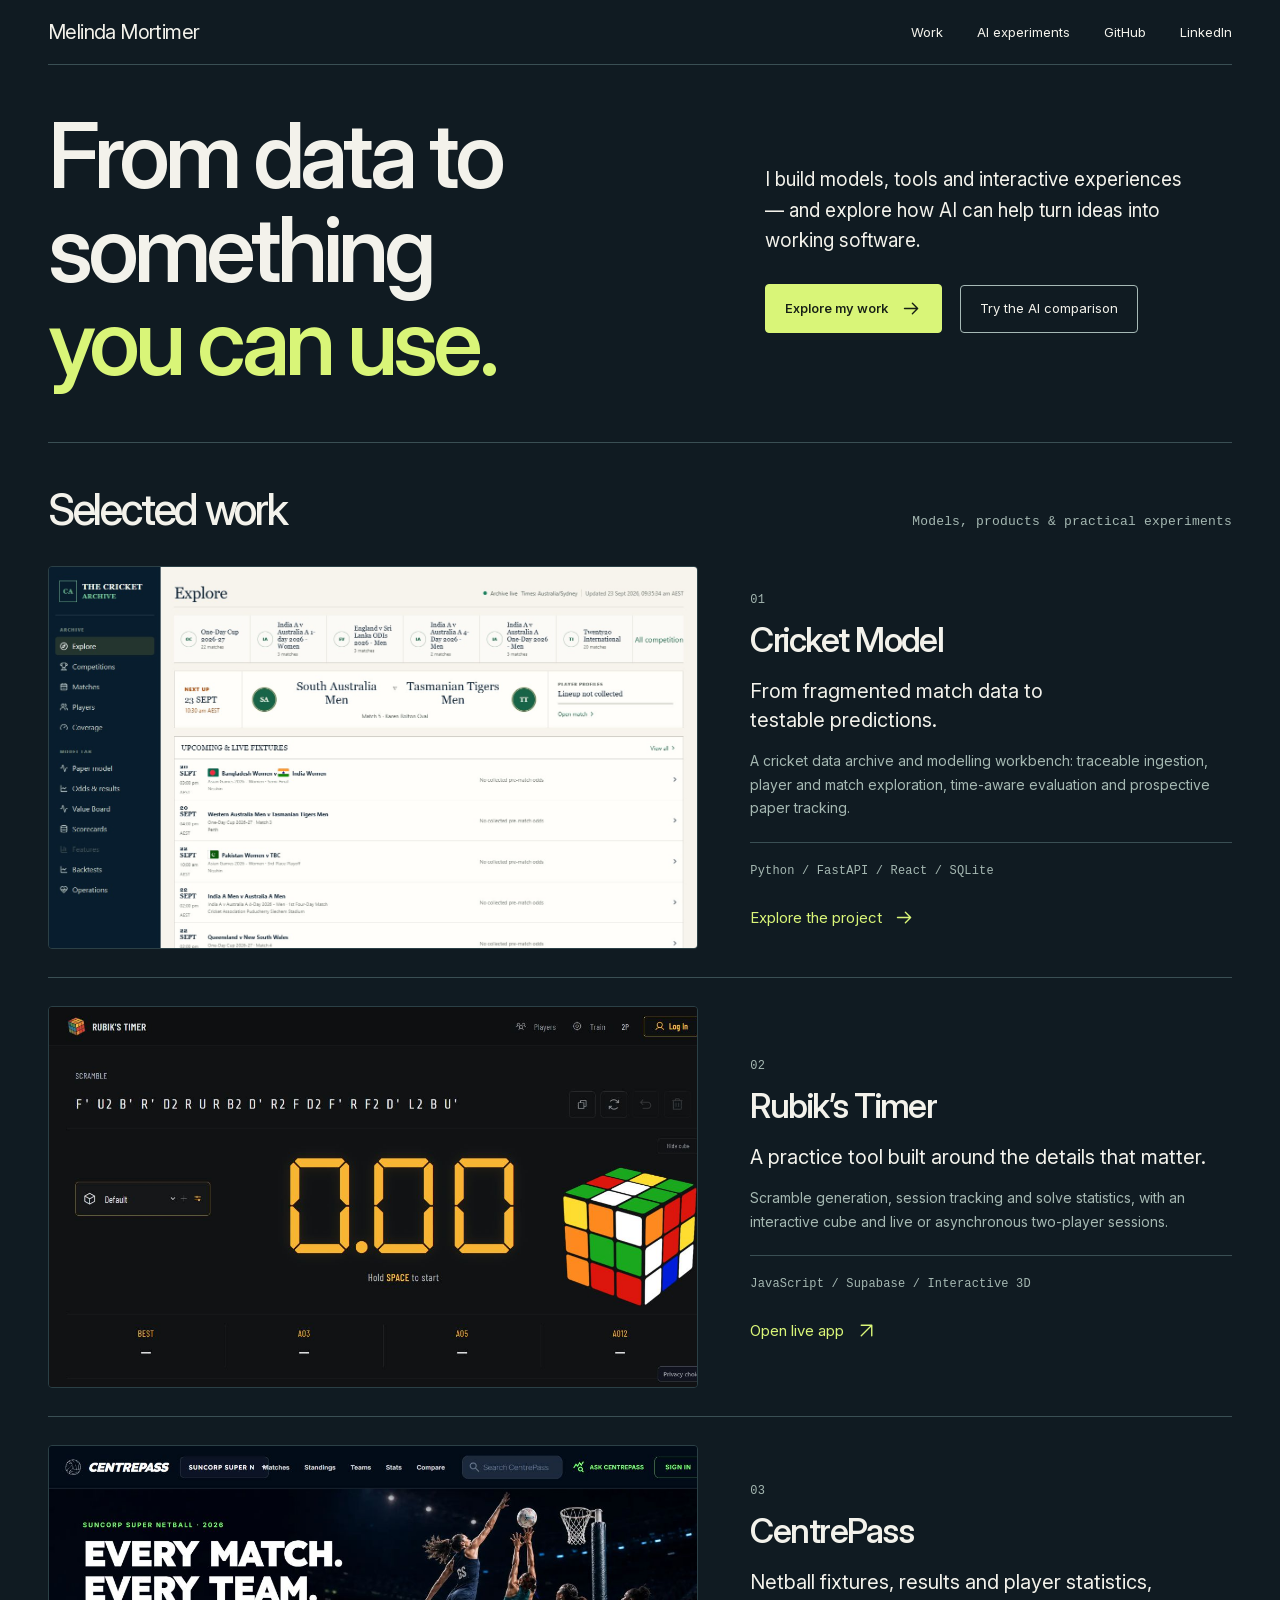
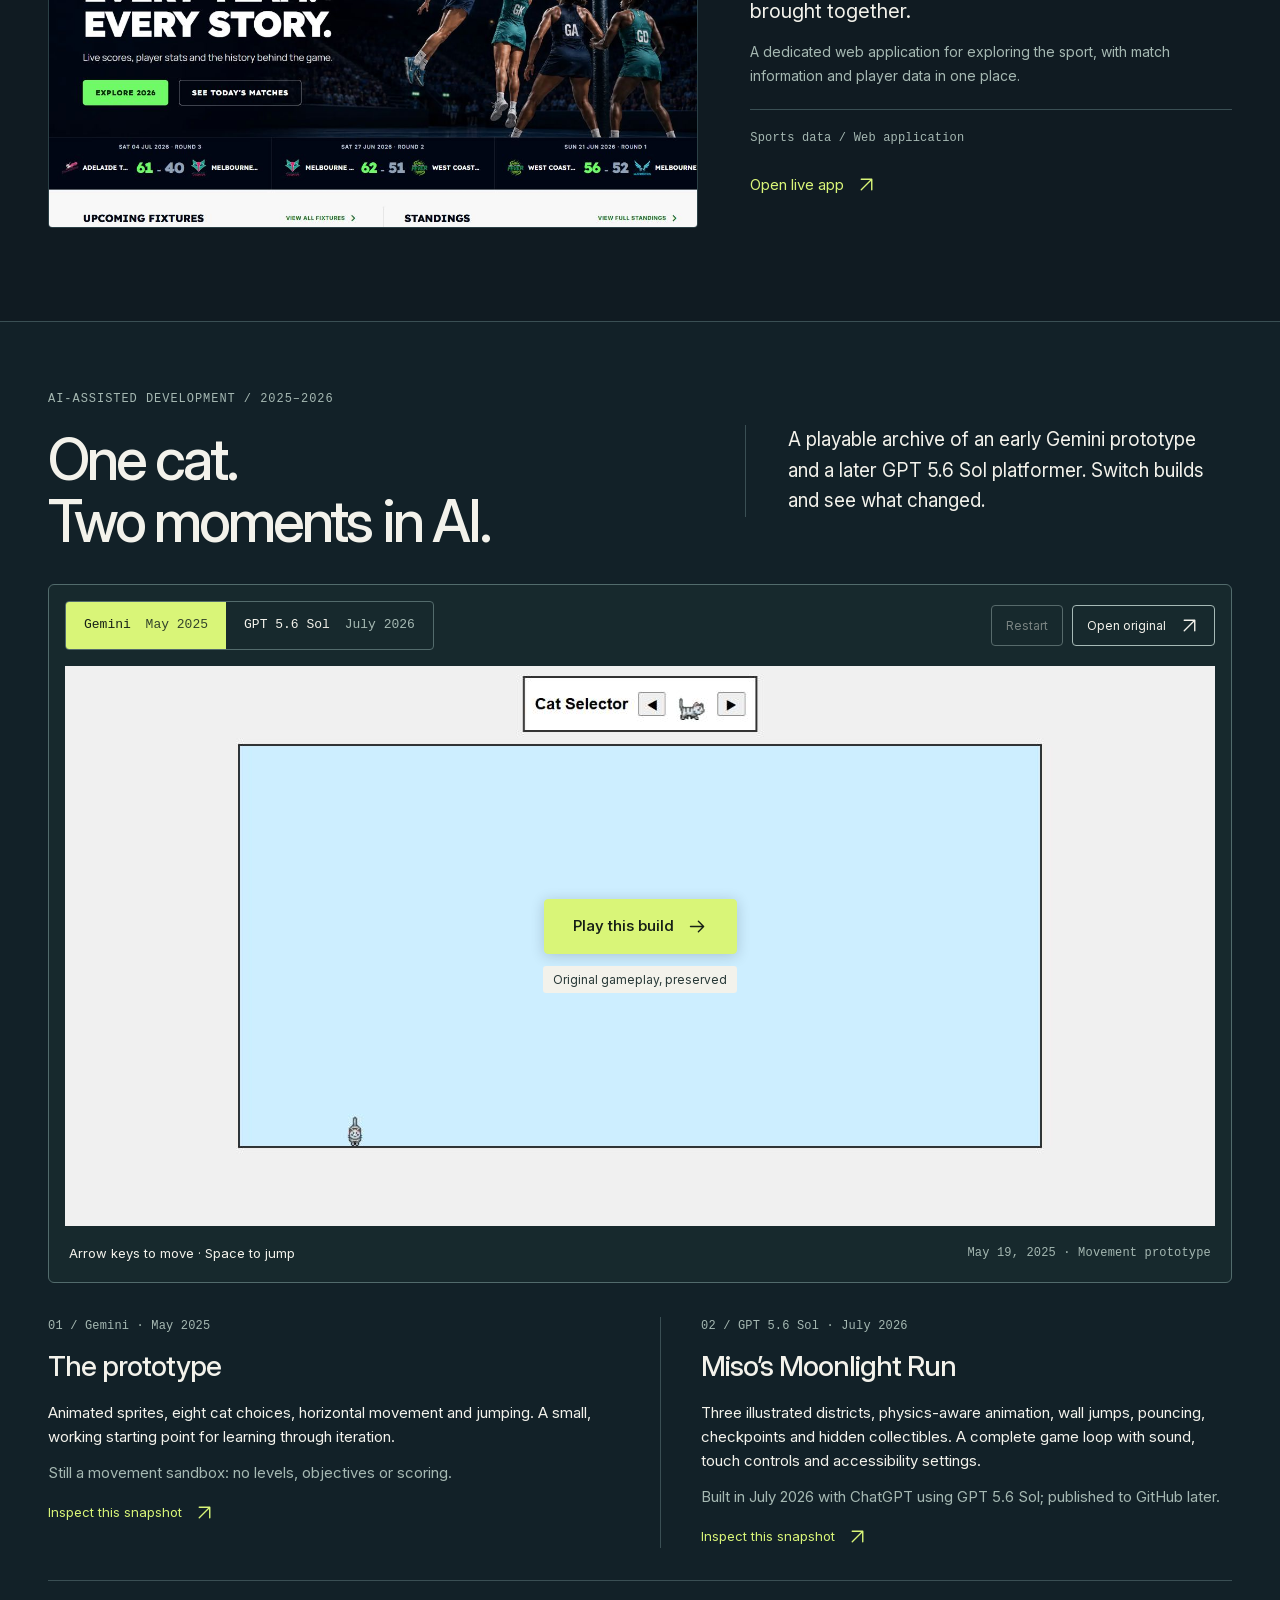
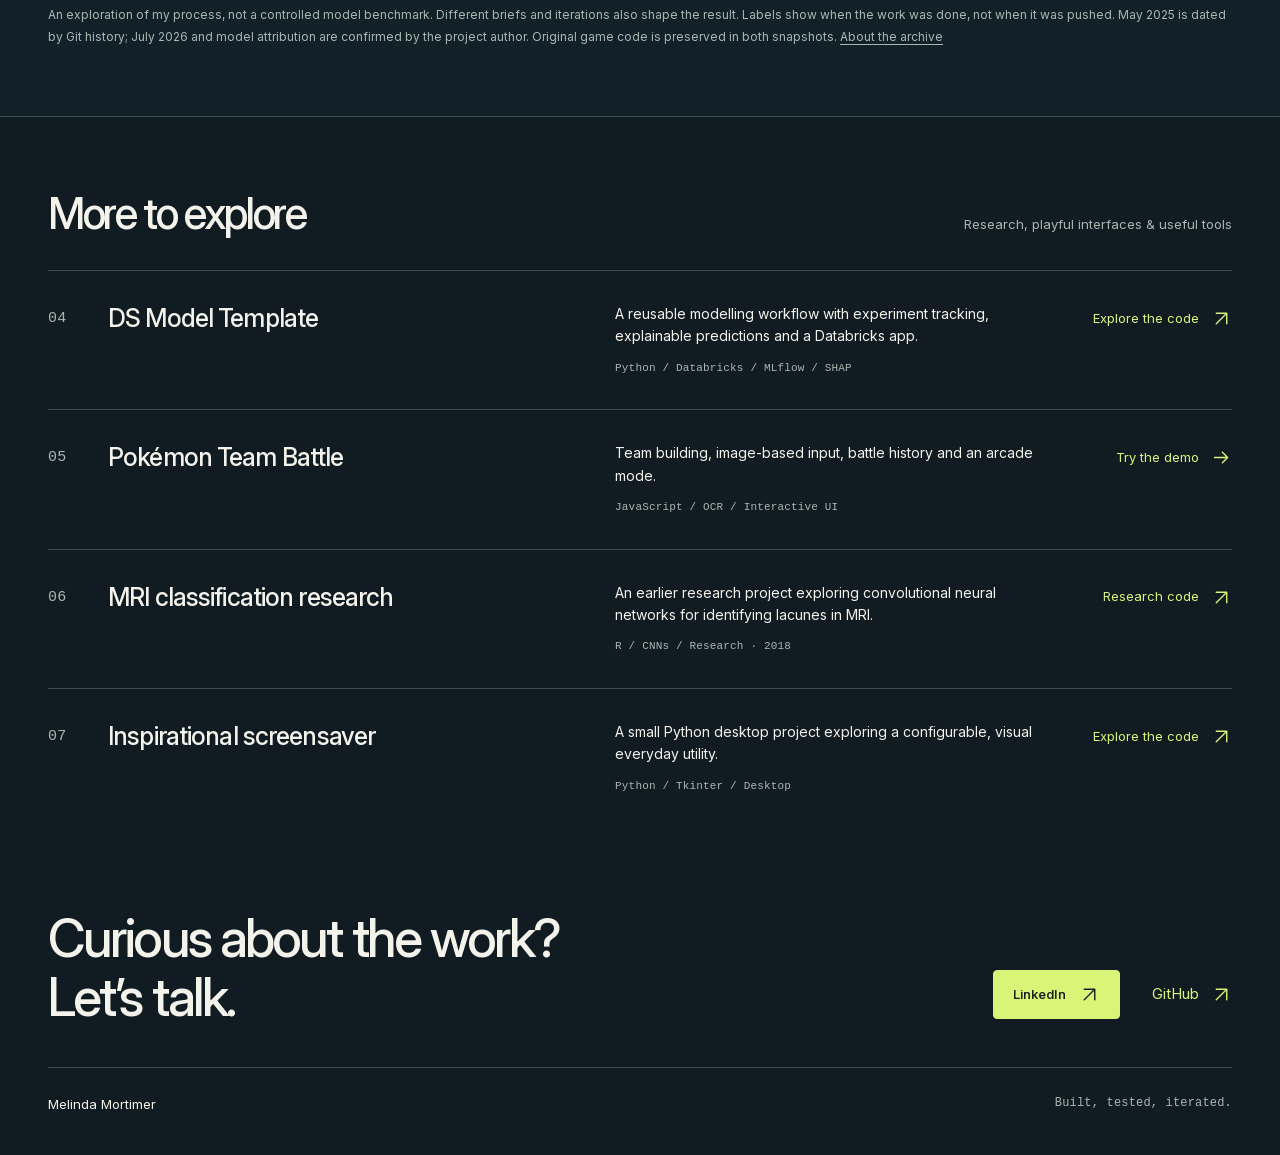
<file: index.html>
<!doctype html>
<html lang="en-AU">
  <head>
    <meta charset="utf-8" />
    <meta name="viewport" content="width=device-width, initial-scale=1" />
    <meta name="theme-color" content="#101b22" />
    <title>Melinda Mortimer — Data, AI & interactive software</title>
    <meta
      name="description"
      content="Explore Melinda Mortimer’s projects: reusable machine learning pipelines, live web apps, MRI research and a playable archive of AI-assisted game development."
    />
    <meta
      property="og:title"
      content="Melinda Mortimer — From data to something you can use."
    />
    <meta
      property="og:description"
      content="Models, tools and interactive experiences. Explore the projects and play through two moments in AI-assisted development."
    />
    <meta property="og:type" content="website" />
    <meta property="og:url" content="https://melindamortimer.github.io/" />
    <meta
      property="og:image"
      content="https://melindamortimer.github.io/images/project-rubiks.jpg"
    />
    <link rel="canonical" href="https://melindamortimer.github.io/" />
    <link rel="icon" href="assets/favicon.svg" type="image/svg+xml" />
    <link rel="stylesheet" href="assets/site.css?v=20260923b" />
    <script src="assets/site.js?v=20260923b" defer></script>
  </head>
  <body>
    <a class="skip-link" href="#main">Skip to content</a>
    <svg
      class="icon-definitions"
      xmlns="http://www.w3.org/2000/svg"
      aria-hidden="true"
    >
      <symbol id="arrow" viewBox="0 0 24 24">
        <path d="M4 12h15m-6-6 6 6-6 6" />
      </symbol>
      <symbol id="external" viewBox="0 0 24 24">
        <path d="M6 18 18 6M6 6h12v12" />
      </symbol>
    </svg>
    <header class="site-header wrap">
      <a class="wordmark" href="./">Melinda Mortimer</a>
      <nav aria-label="Main navigation">
        <a href="#work">Work</a><a href="#ai-experiment">AI experiments</a
        ><a href="https://github.com/melindamortimer">GitHub</a
        ><a href="https://www.linkedin.com/in/melinda-mortimer-502a8795/"
          >LinkedIn</a
        >
      </nav>
    </header>
    <main id="main">
      <section class="hero wrap" aria-labelledby="intro-title">
        <h1 id="intro-title">
          From data to<br />something<br /><span>you can use.</span>
        </h1>
        <div class="hero-copy">
          <p>
            I build models, tools and interactive experiences — and explore how
            AI can help turn ideas into working software.
          </p>
          <div class="actions">
            <a class="button primary" href="#work"
              >Explore my work
              <svg class="icon" aria-hidden="true">
                <use href="#arrow" /></svg></a
            ><a class="button" href="#ai-experiment">Try the AI comparison</a>
          </div>
        </div>
      </section>
      <section id="work" class="wrap work" aria-labelledby="work-title">
        <div class="section-heading">
          <h2 id="work-title">Selected work</h2>
          <p class="mono">Models, products &amp; practical experiments</p>
        </div>
        <article class="project">
          <a
            class="project-image"
            href="projects/cricket-model/"
            tabindex="-1"
            aria-hidden="true"
            ><img
              src="images/project-cricket.jpg"
              width="1440"
              height="900"
              alt=""
              fetchpriority="high"
          /></a>
          <div class="project-copy">
            <span class="project-number mono">01</span>
            <h3>Cricket Model</h3>
            <p class="project-lead">
              From fragmented match data to testable predictions.
            </p>
            <p class="project-detail">
              A cricket data archive and modelling workbench: traceable
              ingestion, player and match exploration, time-aware evaluation and
              prospective paper tracking.
            </p>
            <p class="tech mono">Python / FastAPI / React / SQLite</p>
            <a class="text-link" href="projects/cricket-model/"
              >Explore the project
              <svg class="icon" aria-hidden="true"><use href="#arrow" /></svg
            ></a>
          </div>
        </article>
        <article class="project">
          <a
            class="project-image"
            href="https://rubikstimer.io/"
            tabindex="-1"
            aria-hidden="true"
            ><img
              src="images/project-rubiks.jpg"
              width="1265"
              height="712"
              alt=""
              loading="lazy"
          /></a>
          <div class="project-copy">
            <span class="project-number mono">02</span>
            <h3>Rubik’s Timer</h3>
            <p class="project-lead">
              A practice tool built around the details that matter.
            </p>
            <p class="project-detail">
              Scramble generation, session tracking and solve statistics, with
              an interactive cube and live or asynchronous two-player sessions.
            </p>
            <p class="tech mono">JavaScript / Supabase / Interactive 3D</p>
            <a class="text-link" href="https://rubikstimer.io/"
              >Open live app
              <svg class="icon" aria-hidden="true"><use href="#external" /></svg
            ></a>
          </div>
        </article>
        <article class="project">
          <a
            class="project-image"
            href="https://www.centrepass.io/"
            tabindex="-1"
            aria-hidden="true"
            ><img
              src="images/project-centrepass.jpg"
              width="1265"
              height="712"
              alt=""
              loading="lazy"
          /></a>
          <div class="project-copy">
            <span class="project-number mono">03</span>
            <h3>CentrePass</h3>
            <p class="project-lead">
              Netball fixtures, results and player statistics, brought together.
            </p>
            <p class="project-detail">
              A dedicated web application for exploring the sport, with match
              information and player data in one place.
            </p>
            <p class="tech mono">Sports data / Web application</p>
            <a class="text-link" href="https://www.centrepass.io/"
              >Open live app
              <svg class="icon" aria-hidden="true"><use href="#external" /></svg
            ></a>
          </div>
        </article>
      </section>
      <section
        id="ai-experiment"
        class="experiment-band"
        aria-labelledby="experiment-title"
      >
        <div class="wrap">
          <div class="experiment-heading">
            <div>
              <p class="mono section-label">
                AI-assisted development / 2025–2026
              </p>
              <h2 id="experiment-title">One cat.<br />Two moments in AI.</h2>
            </div>
            <p>
              A playable archive of an early Gemini prototype and a later GPT
              5.6 Sol platformer. Switch builds and see what changed.
            </p>
          </div>
          <div class="comparison" data-comparison>
            <div class="comparison-toolbar">
              <div
                class="build-tabs"
                role="tablist"
                aria-label="Choose an archived game build"
              >
                <button
                  id="tab-may"
                  type="button"
                  role="tab"
                  aria-selected="true"
                  aria-controls="game-panel"
                  data-build="may"
                >
                  Gemini <span>May 2025</span></button
                ><button
                  id="tab-july"
                  type="button"
                  role="tab"
                  aria-selected="false"
                  aria-controls="game-panel"
                  tabindex="-1"
                  data-build="july"
                >
                  GPT 5.6 Sol <span>July 2026</span>
                </button>
              </div>
              <div class="archive-actions">
                <button
                  class="button small"
                  type="button"
                  id="restart"
                  disabled
                >
                  Restart</button
                ><a
                  class="button small"
                  id="original-link"
                  href="experiments/cat/archive/2025-05/index.html"
                  target="_blank"
                  rel="noopener"
                  >Open original
                  <svg class="icon" aria-hidden="true">
                    <use href="#external" /></svg
                ></a>
              </div>
            </div>
            <div id="game-panel" role="tabpanel" aria-labelledby="tab-may">
              <div class="game-stage" id="game-stage">
                <img
                  id="game-preview"
                  src="images/cat-may.jpg"
                  width="840"
                  height="560"
                  alt="May 2025 prototype: cat selector above a pale blue movement area."
                />
                <div class="preview-action" id="preview-action">
                  <button class="button primary" type="button" id="start-game">
                    Play this build
                    <svg class="icon" aria-hidden="true">
                      <use href="#arrow" />
                    </svg></button
                  ><span>Original gameplay, preserved</span>
                </div>
              </div>
              <div class="game-footer">
                <p id="game-instructions">Arrow keys to move · Space to jump</p>
                <button
                  class="button small"
                  id="stop-game"
                  type="button"
                  hidden
                >
                  Stop &amp; reset
                </button>
                <p class="mono" id="build-status" role="status">
                  May 19, 2025 · Movement prototype
                </p>
              </div>
              <div
                class="touch-controls"
                id="touch-controls"
                hidden
                aria-label="Game controls"
              >
                <button
                  type="button"
                  data-key="ArrowLeft"
                  aria-label="Move left"
                >
                  ←</button
                ><button type="button" data-key="ArrowUp" aria-label="Move up">
                  ↑</button
                ><button
                  type="button"
                  data-key="ArrowDown"
                  aria-label="Move down"
                >
                  ↓</button
                ><button
                  type="button"
                  data-key="ArrowRight"
                  aria-label="Move right"
                >
                  →</button
                ><button type="button" data-key="Space" id="jump-key">
                  Jump</button
                ><span
                  >Touch controls · Keyboard also supported · Esc to leave
                  game</span
                >
              </div>
            </div>
            <noscript
              ><p class="no-script">
                JavaScript enables the embedded comparison. Play the
                <a href="experiments/cat/archive/2025-05/index.html"
                  >May prototype</a
                >
                or the
                <a href="experiments/cat/archive/2026-07/index.html"
                  >July platformer</a
                >
                directly.
              </p></noscript
            >
          </div>
          <div class="comparison-notes">
            <article>
              <p class="mono">01 / Gemini · May 2025</p>
              <h3>The prototype</h3>
              <p>
                Animated sprites, eight cat choices, horizontal movement and
                jumping. A small, working starting point for learning through
                iteration.
              </p>
              <p class="limitation">
                Still a movement sandbox: no levels, objectives or scoring.
              </p>
              <a
                class="text-link small-link"
                href="https://github.com/melindamortimer/cat-platformer/tree/fb041d644ee6827bde232105527248eccbf3924a"
                >Inspect this snapshot
                <svg class="icon" aria-hidden="true">
                  <use href="#external" /></svg
              ></a>
            </article>
            <article>
              <p class="mono">02 / GPT 5.6 Sol · July 2026</p>
              <h3>Miso’s Moonlight Run</h3>
              <p>
                Three illustrated districts, physics-aware animation, wall
                jumps, pouncing, checkpoints and hidden collectibles. A complete
                game loop with sound, touch controls and accessibility settings.
              </p>
              <p class="limitation">
                Built in July 2026 with ChatGPT using GPT 5.6 Sol; published to
                GitHub later.
              </p>
              <a
                class="text-link small-link"
                href="https://github.com/melindamortimer/cat-platformer/tree/0663c3c258b14fd7f7d7e23d83eaef4df7c92565"
                >Inspect this snapshot
                <svg class="icon" aria-hidden="true">
                  <use href="#external" /></svg
              ></a>
            </article>
          </div>
          <p class="archive-note">
            An exploration of my process, not a controlled model benchmark.
            Different briefs and iterations also shape the result. Labels show
            when the work was done, not when it was pushed. May 2025 is dated by
            Git history; July 2026 and model attribution are confirmed by the
            project author. Original game code is preserved in both snapshots.
            <a href="experiments/cat/">About the archive</a>
          </p>
        </div>
      </section>
      <section class="wrap more-work" aria-labelledby="more-title">
        <div class="section-heading">
          <h2 id="more-title">More to explore</h2>
          <p>Research, playful interfaces &amp; useful tools</p>
        </div>
        <article class="project-row">
          <span class="mono project-number">04</span>
          <h3>DS Model Template</h3>
          <div>
            <p>
              A reusable modelling workflow with experiment tracking,
              explainable predictions and a Databricks app.
            </p>
            <p class="mono">Python / Databricks / MLflow / SHAP</p>
          </div>
          <a
            class="text-link"
            href="https://github.com/melindamortimer/ds-model-template"
            >Explore the code
            <svg class="icon" aria-hidden="true"><use href="#external" /></svg
          ></a>
        </article>
        <article class="project-row">
          <span class="mono project-number">05</span>
          <h3>Pokémon Team Battle</h3>
          <div>
            <p>
              Team building, image-based input, battle history and an arcade
              mode.
            </p>
            <p class="mono">JavaScript / OCR / Interactive UI</p>
          </div>
          <a class="text-link" href="pokemon-team-builder/"
            >Try the demo
            <svg class="icon" aria-hidden="true"><use href="#arrow" /></svg
          ></a>
        </article>
        <article class="project-row">
          <span class="mono project-number">06</span>
          <h3>MRI classification research</h3>
          <div>
            <p>
              An earlier research project exploring convolutional neural
              networks for identifying lacunes in MRI.
            </p>
            <p class="mono">R / CNNs / Research · 2018</p>
          </div>
          <a
            class="text-link"
            href="https://github.com/melindamortimer/lacune-pvs-cnn"
            >Research code
            <svg class="icon" aria-hidden="true"><use href="#external" /></svg
          ></a>
        </article>
        <article class="project-row">
          <span class="mono project-number">07</span>
          <h3>Inspirational screensaver</h3>
          <div>
            <p>
              A small Python desktop project exploring a configurable, visual
              everyday utility.
            </p>
            <p class="mono">Python / Tkinter / Desktop</p>
          </div>
          <a
            class="text-link"
            href="https://github.com/melindamortimer/inspirational-screensaver"
            >Explore the code
            <svg class="icon" aria-hidden="true"><use href="#external" /></svg
          ></a>
        </article>
      </section>
      <section class="contact wrap" aria-labelledby="contact-title">
        <h2 id="contact-title">Curious about the work?<br />Let’s talk.</h2>
        <div class="actions">
          <a
            class="button primary"
            href="https://www.linkedin.com/in/melinda-mortimer-502a8795/"
            >LinkedIn
            <svg class="icon" aria-hidden="true">
              <use href="#external" /></svg></a
          ><a class="text-link" href="https://github.com/melindamortimer"
            >GitHub
            <svg class="icon" aria-hidden="true"><use href="#external" /></svg
          ></a>
        </div>
      </section>
    </main>
    <footer class="wrap site-footer">
      <span>Melinda Mortimer</span
      ><span class="mono">Built, tested, iterated.</span>
    </footer>
  </body>
</html>
</file>
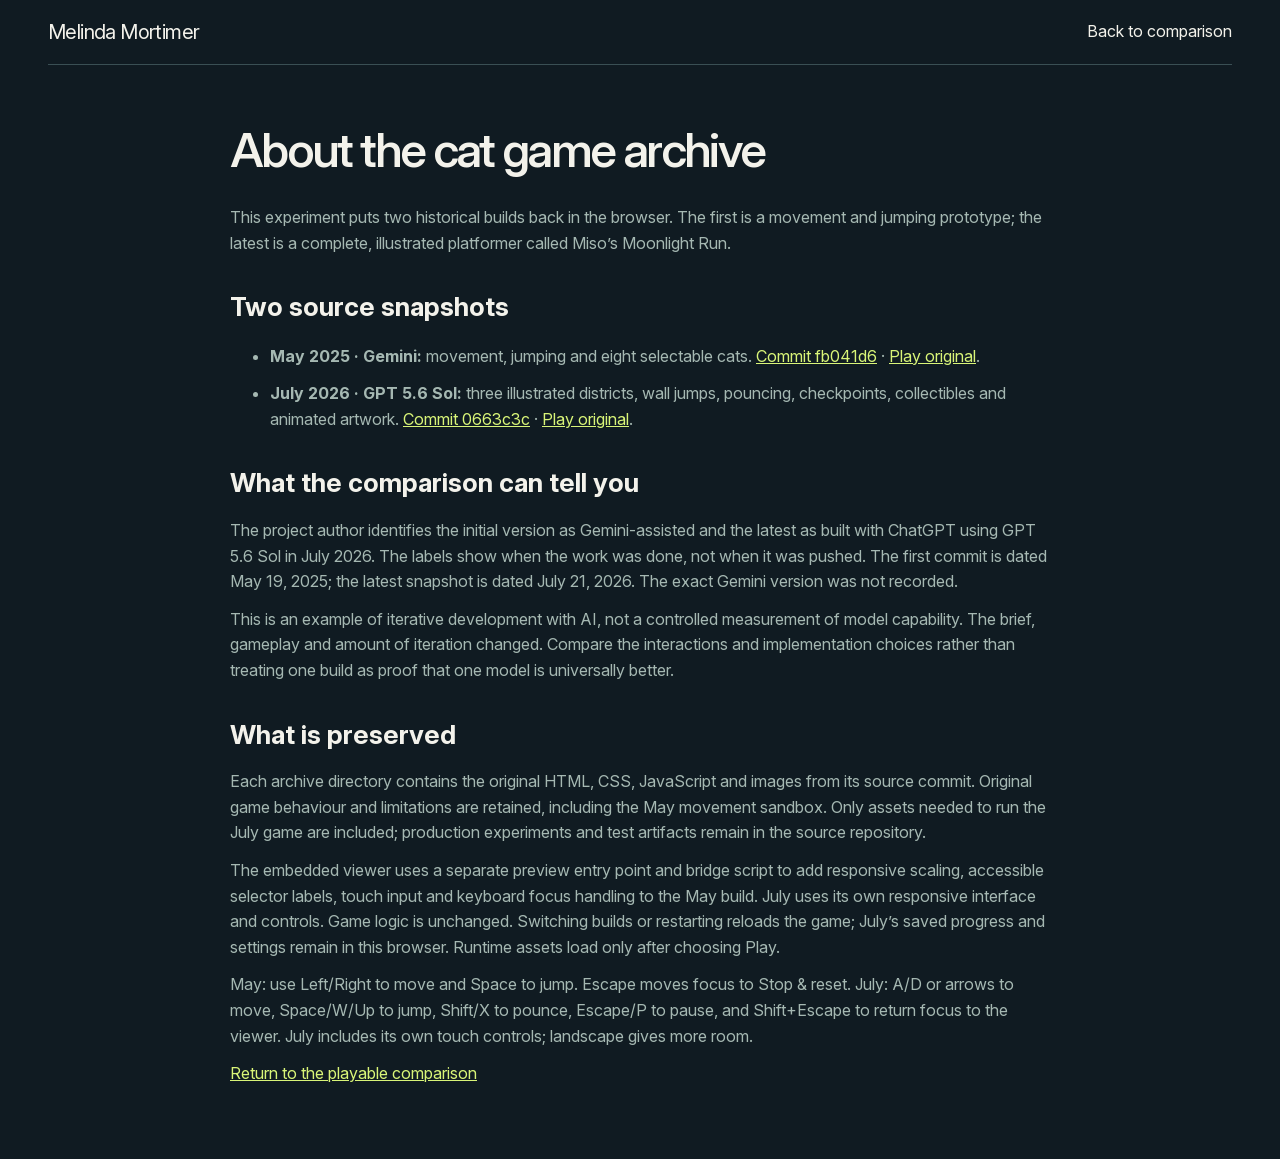
<file: experiments/cat/index.html>
<!doctype html>
<html lang="en-AU">
  <head>
    <meta charset="utf-8" />
    <meta name="viewport" content="width=device-width,initial-scale=1" />
    <title>Cat game archive — Melinda Mortimer</title>
    <meta
      name="description"
      content="Source snapshots and context for two iterations of an AI-assisted cat game."
    />
    <link rel="stylesheet" href="../../assets/site.css?v=20260923b" />
    <link rel="icon" href="../../assets/favicon.svg" />
  </head>
  <body>
    <header class="site-header wrap">
      <a class="wordmark" href="../../">Melinda Mortimer</a
      ><a href="../../#ai-experiment">Back to comparison</a>
    </header>
    <main class="wrap document">
      <h1>About the cat game archive</h1>
      <p>
        This experiment puts two historical builds back in the browser. The
        first is a movement and jumping prototype; the latest is a complete,
        illustrated platformer called Miso’s Moonlight Run.
      </p>
      <h2>Two source snapshots</h2>
      <ul>
        <li>
          <strong>May 2025 · Gemini:</strong> movement, jumping and eight
          selectable cats.
          <a
            href="https://github.com/melindamortimer/cat-platformer/tree/fb041d644ee6827bde232105527248eccbf3924a"
            >Commit fb041d6</a
          >
          · <a href="archive/2025-05/">Play original</a>.
        </li>
        <li>
          <strong>July 2026 · GPT 5.6 Sol:</strong> three illustrated districts,
          wall jumps, pouncing, checkpoints, collectibles and animated artwork.
          <a
            href="https://github.com/melindamortimer/cat-platformer/tree/0663c3c258b14fd7f7d7e23d83eaef4df7c92565"
            >Commit 0663c3c</a
          >
          · <a href="archive/2026-07/">Play original</a>.
        </li>
      </ul>
      <h2>What the comparison can tell you</h2>
      <p>
        The project author identifies the initial version as Gemini-assisted and
        the latest as built with ChatGPT using GPT 5.6 Sol in July 2026. The
        labels show when the work was done, not when it was pushed. The first
        commit is dated May 19, 2025; the latest snapshot is dated July 21,
        2026. The exact Gemini version was not recorded.
      </p>
      <p>
        This is an example of iterative development with AI, not a controlled
        measurement of model capability. The brief, gameplay and amount of
        iteration changed. Compare the interactions and implementation choices
        rather than treating one build as proof that one model is universally
        better.
      </p>
      <h2>What is preserved</h2>
      <p>
        Each archive directory contains the original HTML, CSS, JavaScript and
        images from its source commit. Original game behaviour and limitations
        are retained, including the May movement sandbox. Only assets needed to
        run the July game are included; production experiments and test
        artifacts remain in the source repository.
      </p>
      <p>
        The embedded viewer uses a separate preview entry point and bridge
        script to add responsive scaling, accessible selector labels, touch
        input and keyboard focus handling to the May build. July uses its own
        responsive interface and controls. Game logic is unchanged. Switching
        builds or restarting reloads the game; July’s saved progress and
        settings remain in this browser. Runtime assets load only after choosing
        Play.
      </p>
      <p>
        May: use Left/Right to move and Space to jump. Escape moves focus to
        Stop &amp; reset. July: A/D or arrows to move, Space/W/Up to jump,
        Shift/X to pounce, Escape/P to pause, and Shift+Escape to return focus
        to the viewer. July includes its own touch controls; landscape gives
        more room.
      </p>
      <p>
        <a href="../../#ai-experiment">Return to the playable comparison</a>
      </p>
    </main>
  </body>
</html>
</file>
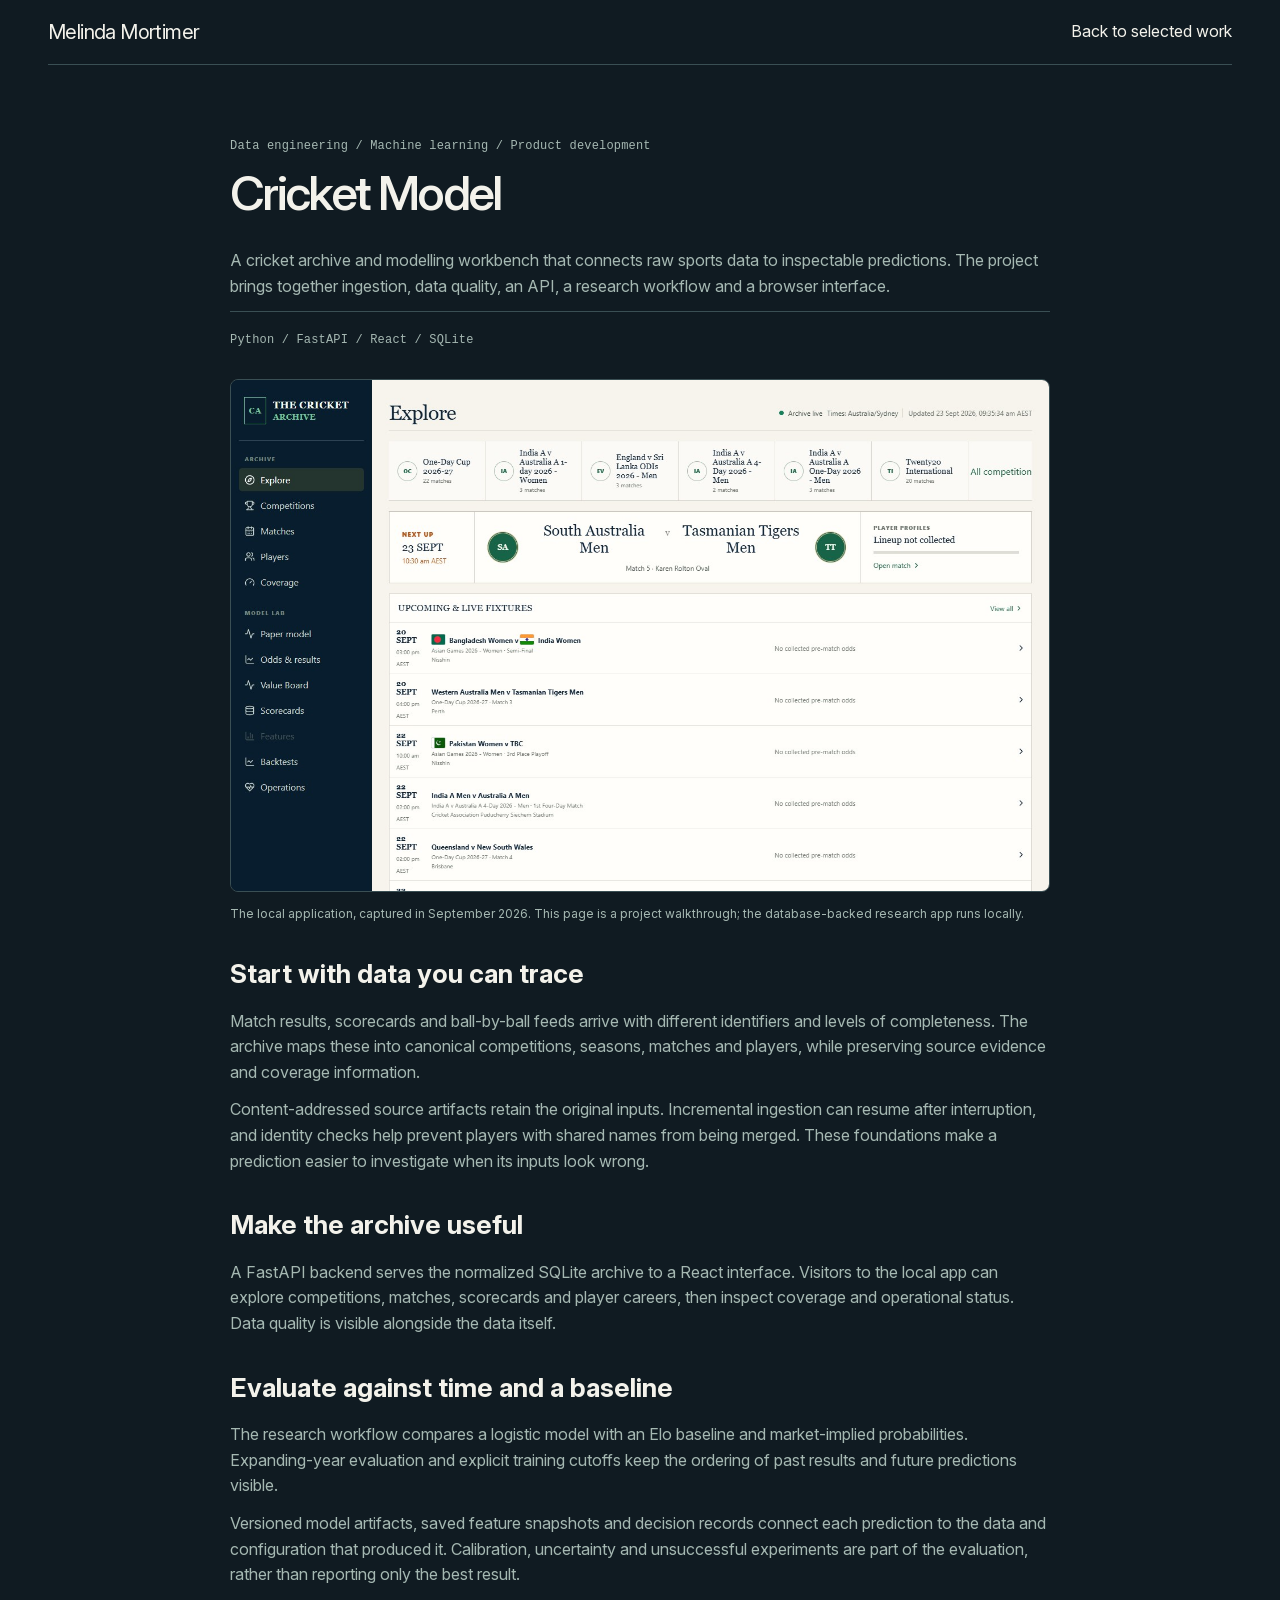
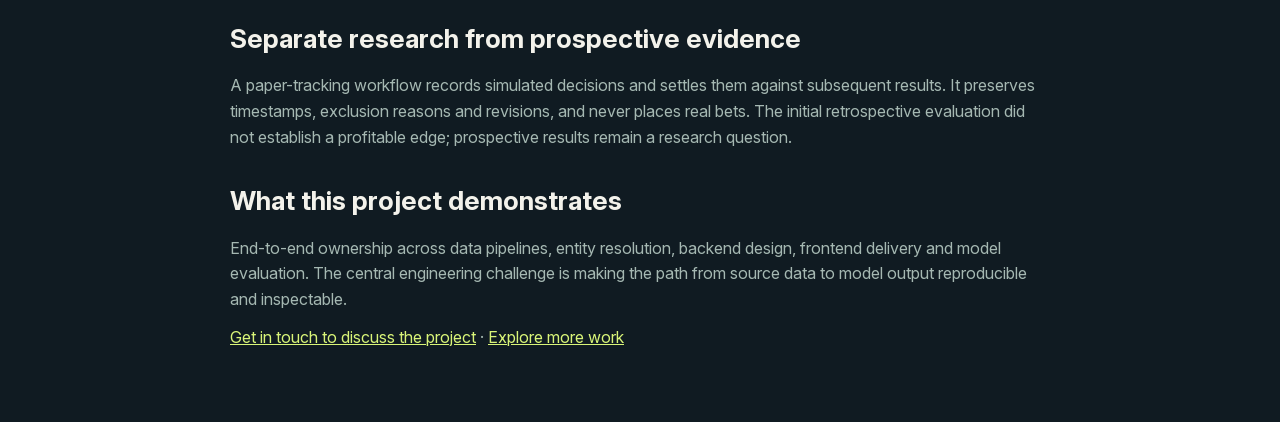
<file: projects/cricket-model/index.html>
<!doctype html>
<html lang="en-AU">
  <head>
    <meta charset="utf-8" />
    <meta name="viewport" content="width=device-width, initial-scale=1" />
    <title>Cricket Model — Melinda Mortimer</title>
    <meta
      name="description"
      content="A cricket data archive and modelling workbench combining traceable ingestion, a FastAPI backend, a React interface and time-aware model evaluation."
    />
    <link
      rel="canonical"
      href="https://melindamortimer.github.io/projects/cricket-model/"
    />
    <link rel="stylesheet" href="../../assets/site.css?v=20260923b" />
    <link rel="icon" href="../../assets/favicon.svg" />
  </head>
  <body>
    <a class="skip-link" href="#main">Skip to content</a>
    <header class="site-header wrap">
      <a class="wordmark" href="../../">Melinda Mortimer</a
      ><a href="../../#work">Back to selected work</a>
    </header>
    <main id="main" class="wrap document">
      <p class="mono">
        Data engineering / Machine learning / Product development
      </p>
      <h1>Cricket Model</h1>
      <p>
        A cricket archive and modelling workbench that connects raw sports data
        to inspectable predictions. The project brings together ingestion, data
        quality, an API, a research workflow and a browser interface.
      </p>
      <p class="tech mono">Python / FastAPI / React / SQLite</p>
      <img
        class="case-study-image"
        src="../../images/project-cricket.jpg"
        width="1440"
        height="900"
        alt="The Cricket Archive interface, showing match data and navigation for competitions, players, coverage and the model lab."
      />
      <p class="case-study-caption">
        The local application, captured in September 2026. This page is a
        project walkthrough; the database-backed research app runs locally.
      </p>
      <h2>Start with data you can trace</h2>
      <p>
        Match results, scorecards and ball-by-ball feeds arrive with different
        identifiers and levels of completeness. The archive maps these into
        canonical competitions, seasons, matches and players, while preserving
        source evidence and coverage information.
      </p>
      <p>
        Content-addressed source artifacts retain the original inputs.
        Incremental ingestion can resume after interruption, and identity checks
        help prevent players with shared names from being merged. These
        foundations make a prediction easier to investigate when its inputs look
        wrong.
      </p>
      <h2>Make the archive useful</h2>
      <p>
        A FastAPI backend serves the normalized SQLite archive to a React
        interface. Visitors to the local app can explore competitions, matches,
        scorecards and player careers, then inspect coverage and operational
        status. Data quality is visible alongside the data itself.
      </p>
      <h2>Evaluate against time and a baseline</h2>
      <p>
        The research workflow compares a logistic model with an Elo baseline and
        market-implied probabilities. Expanding-year evaluation and explicit
        training cutoffs keep the ordering of past results and future
        predictions visible.
      </p>
      <p>
        Versioned model artifacts, saved feature snapshots and decision records
        connect each prediction to the data and configuration that produced it.
        Calibration, uncertainty and unsuccessful experiments are part of the
        evaluation, rather than reporting only the best result.
      </p>
      <h2>Separate research from prospective evidence</h2>
      <p>
        A paper-tracking workflow records simulated decisions and settles them
        against subsequent results. It preserves timestamps, exclusion reasons
        and revisions, and never places real bets. The initial retrospective
        evaluation did not establish a profitable edge; prospective results
        remain a research question.
      </p>
      <h2>What this project demonstrates</h2>
      <p>
        End-to-end ownership across data pipelines, entity resolution, backend
        design, frontend delivery and model evaluation. The central engineering
        challenge is making the path from source data to model output
        reproducible and inspectable.
      </p>
      <p>
        <a href="https://www.linkedin.com/in/melinda-mortimer-502a8795/"
          >Get in touch to discuss the project</a
        >
        · <a href="../../#work">Explore more work</a>
      </p>
    </main>
  </body>
</html>
</file>
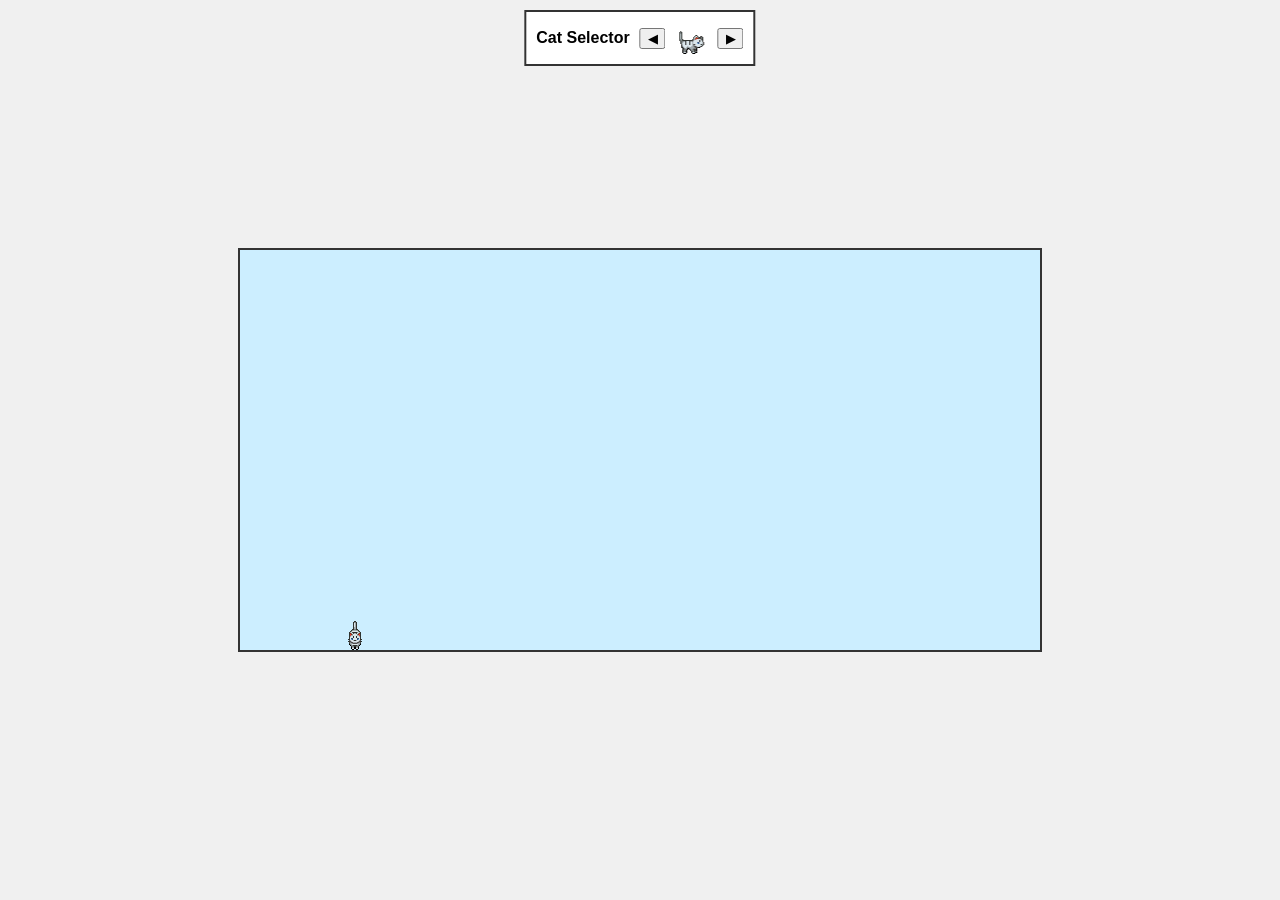
<file: experiments/cat/archive/2025-05/index.html>
<!DOCTYPE html>
<html lang="en">
<head>
  <meta charset="UTF-8" />
  <meta name="viewport" content="width=device-width, initial-scale=1.0" />
  <title>Cat Jump</title>
  <link rel="stylesheet" href="style.css" />
</head>
<body>
  <div id="selector-box">
    <span><strong>Cat Selector</strong></span>
    <button id="prev-cat">◀</button>
    <div id="preview"></div>
    <button id="next-cat">▶</button>
  </div>

  <div id="game-area">
    <div id="character"></div>
  </div>

  <script src="script.js"></script>
</body>
</html>
</file>
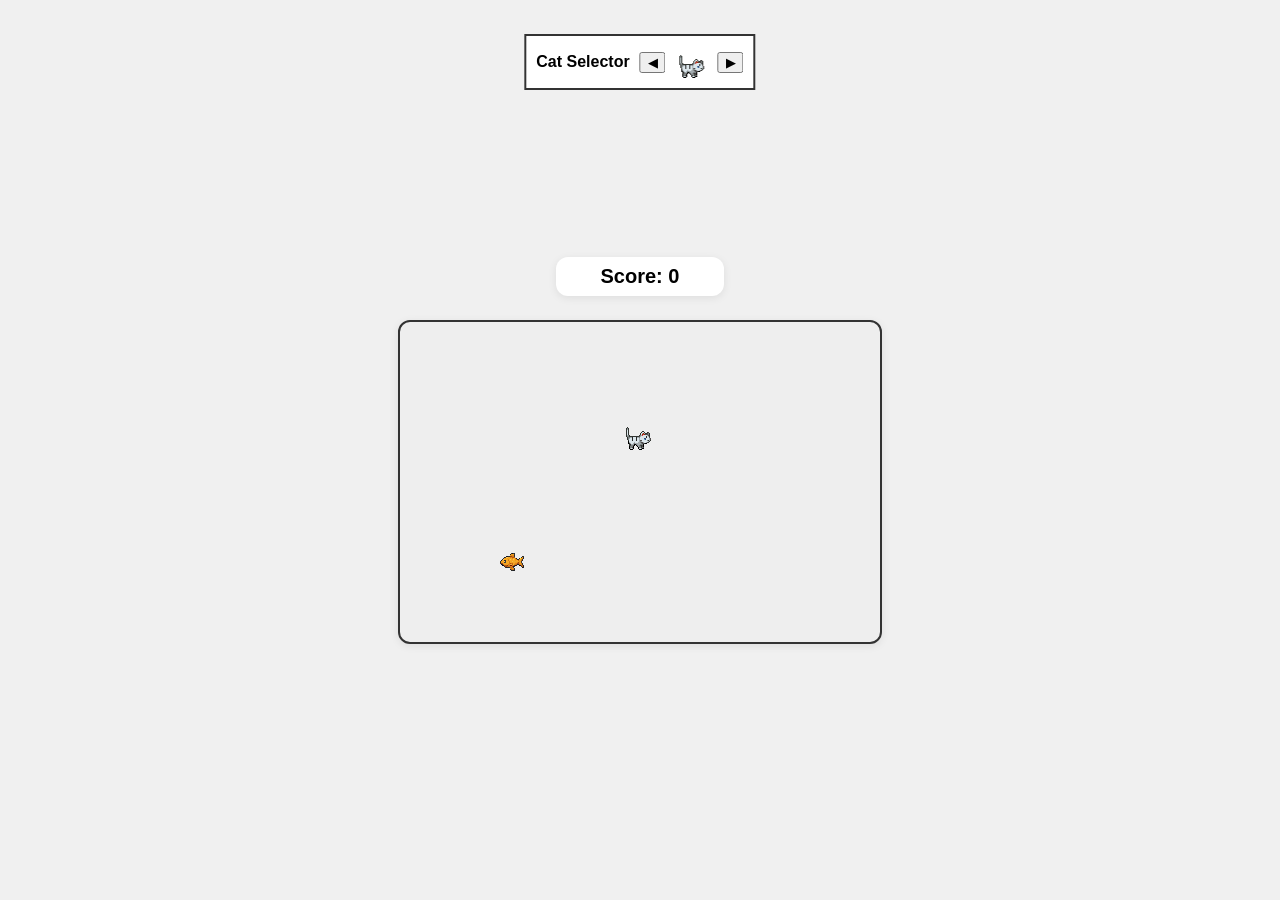
<file: experiments/cat/archive/2025-06/index.html>
<!DOCTYPE html>
<html lang="en">
<head>
  <meta charset="UTF-8" />
  <meta name="viewport" content="width=device-width, initial-scale=1.0" />
  <title>Cat Jump</title>
  <link rel="stylesheet" href="style.css" />
</head>
<body>
  <div id="selector-box" style="text-align: center; margin-top: 24px;">
    <span><strong>Cat Selector</strong></span>
    <button id="prev-cat">◀</button>
    <div id="preview" style="display: inline-block;"></div>
    <button id="next-cat">▶</button>
  </div>

  <div style="width: 100%; display: flex; flex-direction: column; align-items: center; margin-top: 24px;">
    <div id="score" style="
      min-width: 120px;
      background: #fff;
      border-radius: 12px;
      box-shadow: 0 2px 8px rgba(0,0,0,0.08);
      text-align: center;
      font-family: sans-serif;
      font-size: 20px;
      color: black;
      font-weight: bold;
      padding: 8px 24px;
      margin-bottom: 24px;
      display: block;
    ">
      Score: 0
    </div>

    <div id="game-area" style="
      width: 480px;      /* Set your desired width */
      height: 320px;     /* Set your desired height */
      background: #eee;  /* Optional: for visibility */
      border-radius: 12px;
      box-shadow: 0 2px 8px rgba(0,0,0,0.08);
      position: relative;
      margin-bottom: 24px;
    ">
      <div id="character"></div>
      <div id="fish"></div>
    </div>
  </div>

  <script src="script.js"></script>
</body>
</html>
</file>
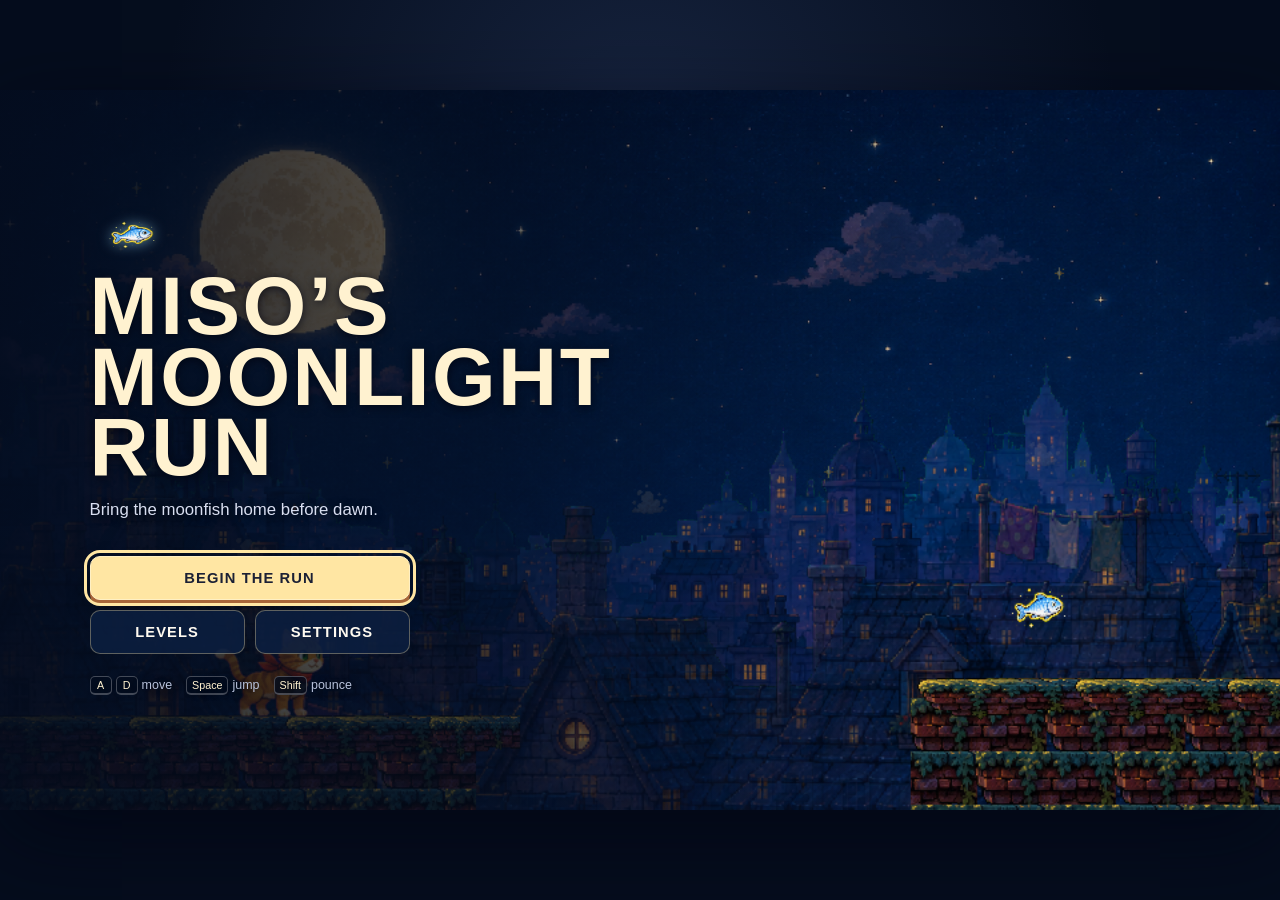
<file: experiments/cat/archive/2026-07/index.html>
<!doctype html>
<html lang="en">
  <head>
    <meta charset="UTF-8" />
    <meta name="viewport" content="width=device-width, initial-scale=1, viewport-fit=cover" />
    <meta name="theme-color" content="#071832" />
    <meta
      name="description"
      content="A cozy moonlit platformer starring Miso the cat across three hand-painted city districts."
    />
    <title>Miso’s Moonlight Run</title>
    <link rel="stylesheet" href="style.css" />
  </head>
  <body>
    <main id="app" class="app">
      <section id="game-shell" class="game-shell" aria-label="Miso’s Moonlight Run game">
        <canvas
          id="game-canvas"
          width="960"
          height="540"
          tabindex="0"
          aria-label="Moonlit city platforming game. Move with A and D or the arrow keys, jump with Space, and pounce with Shift."
        >
          Your browser needs Canvas support to play Miso’s Moonlight Run.
        </canvas>

        <div id="hud" class="hud" aria-hidden="true">
          <div class="hud__left">
            <div id="health-display" class="hud__health" aria-label="3 of 3 hearts remaining"></div>
            <div id="fish-display" class="hud__collectible" aria-label="0 of 5 moonfish collected">
              <span class="hud__fish-icon" aria-hidden="true"></span>
              <strong id="fish-count">0 / 5</strong>
            </div>
            <span id="yarn-status" class="hud__yarn">Yarn hidden</span>
          </div>
          <strong id="level-name" class="hud__title">Rooftop Ramble</strong>
          <div class="hud__right">
            <time id="time-display" class="hud__time">00:00</time>
            <button id="pause-button" class="icon-button" type="button" aria-label="Pause game">Pause</button>
          </div>
          <div class="desktop-play-hint" aria-hidden="true">
            <span><kbd>←</kbd><kbd>→</kbd> Move</span>
            <span><kbd>Space</kbd> Jump</span>
            <span><kbd>Shift</kbd> Pounce</span>
          </div>
        </div>

        <div id="toast" class="toast" role="status" aria-live="polite" aria-atomic="true"></div>

        <section
          id="loading-screen"
          class="screen is-active"
          role="status"
          aria-live="polite"
          aria-atomic="true"
          aria-label="Loading game"
          aria-hidden="false"
          tabindex="-1"
        >
          <div class="loading-mark" aria-hidden="true"></div>
          <p>Chasing moonbeams…</p>
        </section>

        <section id="title-screen" class="screen screen--title" aria-labelledby="game-title" aria-hidden="true">
          <div class="title-card">
            <div class="brand-mark" aria-hidden="true"></div>
            <h1 id="game-title">Miso’s<br />Moonlight Run</h1>
            <p>Bring the moonfish home before dawn.</p>
            <div class="title-actions">
              <button id="start-game" class="button button--primary" type="button">Begin the run</button>
              <div class="button-row">
                <button id="open-levels" class="button button--quiet" type="button">Levels</button>
                <button id="open-settings" class="button button--quiet" type="button">Settings</button>
              </div>
            </div>
            <p class="title-controls">
              <span><kbd>A</kbd><kbd>D</kbd> move</span>
              <span><kbd>Space</kbd> jump</span>
              <span><kbd>Shift</kbd> pounce</span>
            </p>
          </div>
        </section>

        <section
          id="level-screen"
          class="screen"
          role="dialog"
          aria-modal="true"
          aria-labelledby="level-heading"
          aria-describedby="level-description"
          aria-hidden="true"
        >
          <div class="panel panel--wide" tabindex="-1">
            <header class="panel__header">
              <div>
                <h2 id="level-heading">Choose a district</h2>
                <p id="level-description">Each district has its own skyline, weather, and platform set.</p>
              </div>
              <button id="close-levels" class="close-button" type="button" aria-label="Back to title">Back</button>
            </header>
            <div id="level-list" class="level-list"></div>
          </div>
        </section>

        <section
          id="settings-screen"
          class="screen"
          role="dialog"
          aria-modal="true"
          aria-labelledby="settings-heading"
          aria-describedby="settings-description"
          aria-hidden="true"
        >
          <div class="panel" tabindex="-1">
            <header class="panel__header">
              <div>
                <h2 id="settings-heading">A quieter night</h2>
                <p id="settings-description">Tune the moonlight run to your comfort.</p>
              </div>
              <button id="close-settings" class="close-button" type="button" aria-label="Back to title">Back</button>
            </header>
            <div class="settings-list">
              <button id="mute-toggle" class="setting-row" type="button" aria-pressed="false">
                <span><strong>Audio</strong><small>Music and tiny cat sounds</small></span>
                <span class="setting-state" data-setting-label>Sound on</span>
              </button>
              <button id="motion-toggle" class="setting-row" type="button" aria-pressed="false">
                <span><strong>Motion</strong><small>Softer camera and fewer particles</small></span>
                <span class="setting-state" data-setting-label>Full motion</span>
              </button>
              <button
                id="shake-toggle"
                class="setting-row"
                type="button"
                aria-pressed="true"
                aria-describedby="shake-description"
              >
                <span><strong>Camera shake</strong><small id="shake-description">A little impact on pounces and bumps</small></span>
                <span class="setting-state" data-setting-label>Screen shake on</span>
              </button>
            </div>
          </div>
        </section>

        <section
          id="pause-screen"
          class="screen"
          role="dialog"
          aria-modal="true"
          aria-labelledby="pause-heading"
          aria-describedby="pause-description"
          aria-hidden="true"
        >
          <div class="panel panel--compact" tabindex="-1">
            <h2 id="pause-heading">Catnap</h2>
            <p id="pause-description">The moon will wait.</p>
            <div class="stacked-actions">
              <button id="resume-game" class="button button--primary" type="button">Keep running</button>
              <button id="restart-game" class="button button--quiet" type="button">Restart level</button>
              <button id="quit-game" class="button button--text" type="button">Return to title</button>
            </div>
          </div>
        </section>

        <section
          id="complete-screen"
          class="screen"
          role="dialog"
          aria-modal="true"
          aria-labelledby="complete-title"
          aria-describedby="complete-subtitle"
          aria-hidden="true"
        >
          <div class="panel panel--result" tabindex="-1">
            <div class="result-star" aria-hidden="true"></div>
            <h2 id="complete-title">Rooftop cleared!</h2>
            <p id="complete-subtitle">The attic glows a little brighter.</p>
            <ul id="complete-stats" class="result-stats"></ul>
            <div class="stacked-actions">
              <button id="next-level" class="button button--primary" type="button">Next district</button>
              <button id="complete-levels" class="button button--quiet" type="button">Choose a district</button>
              <button id="replay-level" class="button button--quiet" type="button">Run it again</button>
              <button id="complete-title-action" class="button button--text" type="button">Return to title</button>
            </div>
          </div>
        </section>

        <section
          id="gameover-screen"
          class="screen"
          role="dialog"
          aria-modal="true"
          aria-labelledby="gameover-heading"
          aria-describedby="gameover-description"
          aria-hidden="true"
        >
          <div class="panel panel--compact" tabindex="-1">
            <div class="sleepy-mark" aria-hidden="true"></div>
            <h2 id="gameover-heading">Out of whiskers</h2>
            <p id="gameover-description">Miso only needs a tiny breather.</p>
            <div class="stacked-actions">
              <button id="gameover-retry" class="button button--primary" type="button">Try again</button>
              <button id="gameover-quit" class="button button--text" type="button">Return to title</button>
            </div>
          </div>
        </section>

        <div class="touch-controls" role="group" aria-label="Gameplay controls" aria-hidden="true">
          <div class="touch-controls__move" role="group" aria-label="Movement controls">
            <button type="button" data-action="left" aria-label="Move left" aria-keyshortcuts="ArrowLeft A">Left</button>
            <button type="button" data-action="right" aria-label="Move right" aria-keyshortcuts="ArrowRight D">Right</button>
          </div>
          <div class="touch-controls__action" role="group" aria-label="Action controls">
            <button type="button" data-action="dash" aria-label="Pounce" aria-keyshortcuts="Shift X">
              <span class="pounce-icon" aria-hidden="true"></span>
            </button>
            <button type="button" data-action="jump" aria-label="Jump" aria-keyshortcuts="Space ArrowUp W">
              <span class="jump-icon" aria-hidden="true"></span>
            </button>
          </div>
        </div>
      </section>
      <p class="rotate-note">For the roomiest districts, turn your device sideways.</p>
    </main>

    <script type="module" src="js/main.js"></script>
  </body>
</html>
</file>
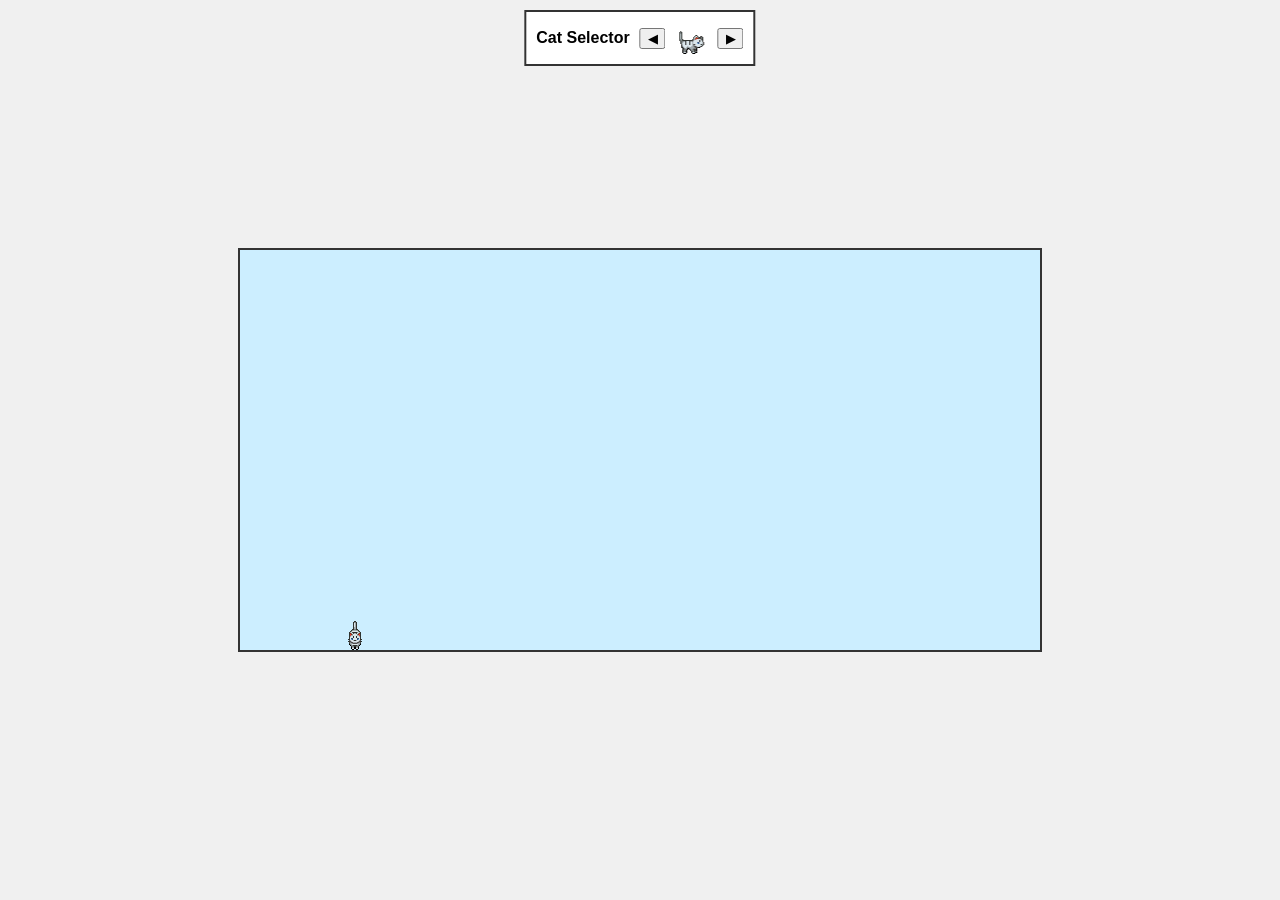
<file: experiments/cat/archive/2025-05/preview.html>
<!DOCTYPE html>
<html lang="en">
<head>
  <meta charset="UTF-8" />
  <meta name="viewport" content="width=device-width, initial-scale=1.0" />
  <title>Cat Jump</title>
  <link rel="stylesheet" href="style.css" />
<link rel="icon" href="../../../../assets/favicon.svg"><style>html{color-scheme:light}body{overflow:hidden}button:focus-visible{outline:3px solid #527b00;outline-offset:3px}</style></head>
<body>
  <div id="selector-box">
    <span><strong>Cat Selector</strong></span>
    <button id="prev-cat">◀</button>
    <div id="preview"></div>
    <button id="next-cat">▶</button>
  </div>

  <div id="game-area">
    <div id="character"></div>
  </div>

  <script src="script.js"></script>
<script src="../../bridge.js"></script></body>
</html>
</file>
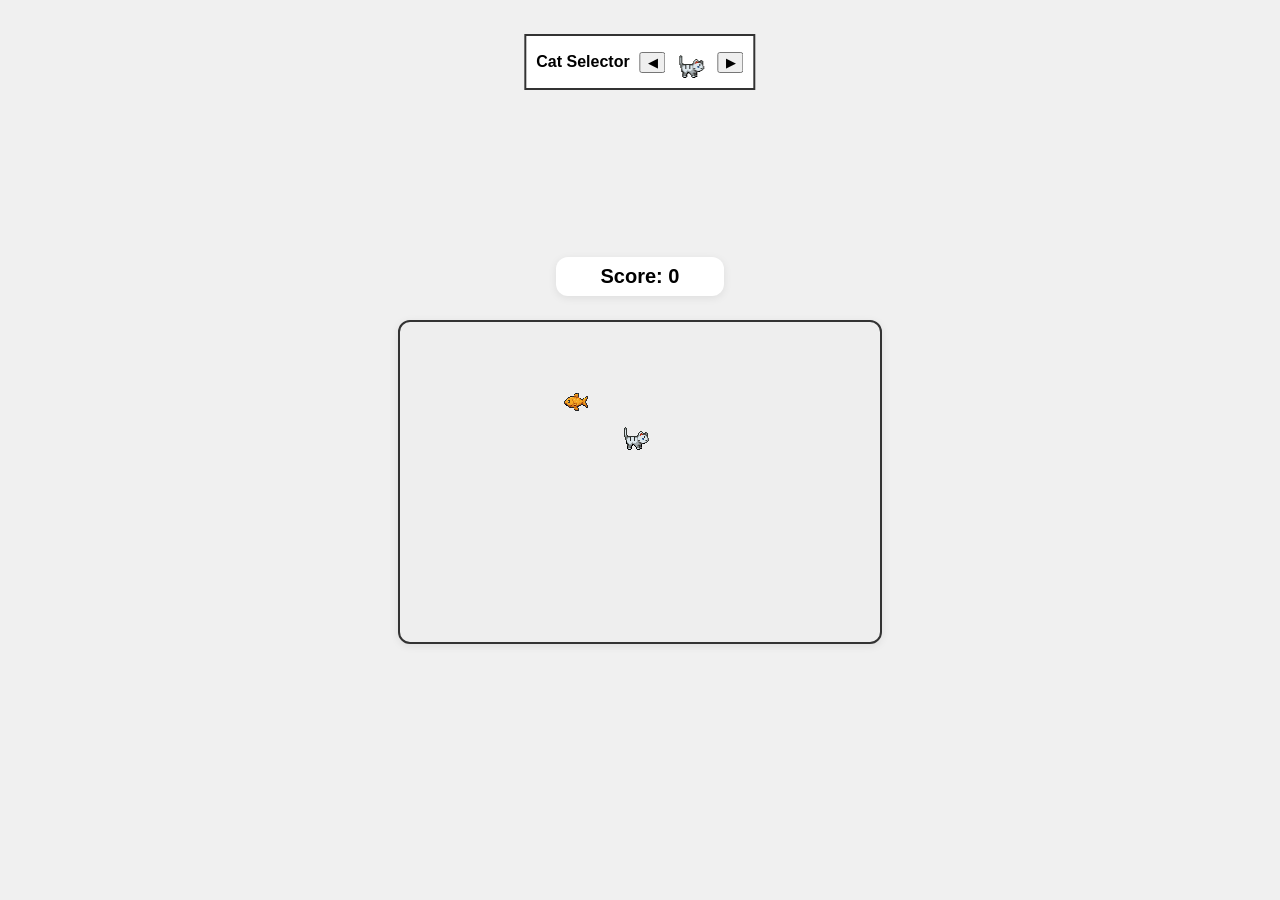
<file: experiments/cat/archive/2025-06/preview.html>
<!DOCTYPE html>
<html lang="en">
<head>
  <meta charset="UTF-8" />
  <meta name="viewport" content="width=device-width, initial-scale=1.0" />
  <title>Cat Jump</title>
  <link rel="stylesheet" href="style.css" />
<link rel="icon" href="../../../../assets/favicon.svg"><style>html{color-scheme:light}body{overflow:hidden}button:focus-visible{outline:3px solid #527b00;outline-offset:3px}</style></head>
<body>
  <div id="selector-box" style="text-align: center; margin-top: 24px;">
    <span><strong>Cat Selector</strong></span>
    <button id="prev-cat">◀</button>
    <div id="preview" style="display: inline-block;"></div>
    <button id="next-cat">▶</button>
  </div>

  <div style="width: 100%; display: flex; flex-direction: column; align-items: center; margin-top: 24px;">
    <div id="score" style="
      min-width: 120px;
      background: #fff;
      border-radius: 12px;
      box-shadow: 0 2px 8px rgba(0,0,0,0.08);
      text-align: center;
      font-family: sans-serif;
      font-size: 20px;
      color: black;
      font-weight: bold;
      padding: 8px 24px;
      margin-bottom: 24px;
      display: block;
    ">
      Score: 0
    </div>

    <div id="game-area" style="
      width: 480px;      /* Set your desired width */
      height: 320px;     /* Set your desired height */
      background: #eee;  /* Optional: for visibility */
      border-radius: 12px;
      box-shadow: 0 2px 8px rgba(0,0,0,0.08);
      position: relative;
      margin-bottom: 24px;
    ">
      <div id="character"></div>
      <div id="fish"></div>
    </div>
  </div>

  <script src="script.js"></script>
<script src="../../bridge.js"></script></body>
</html>
</file>
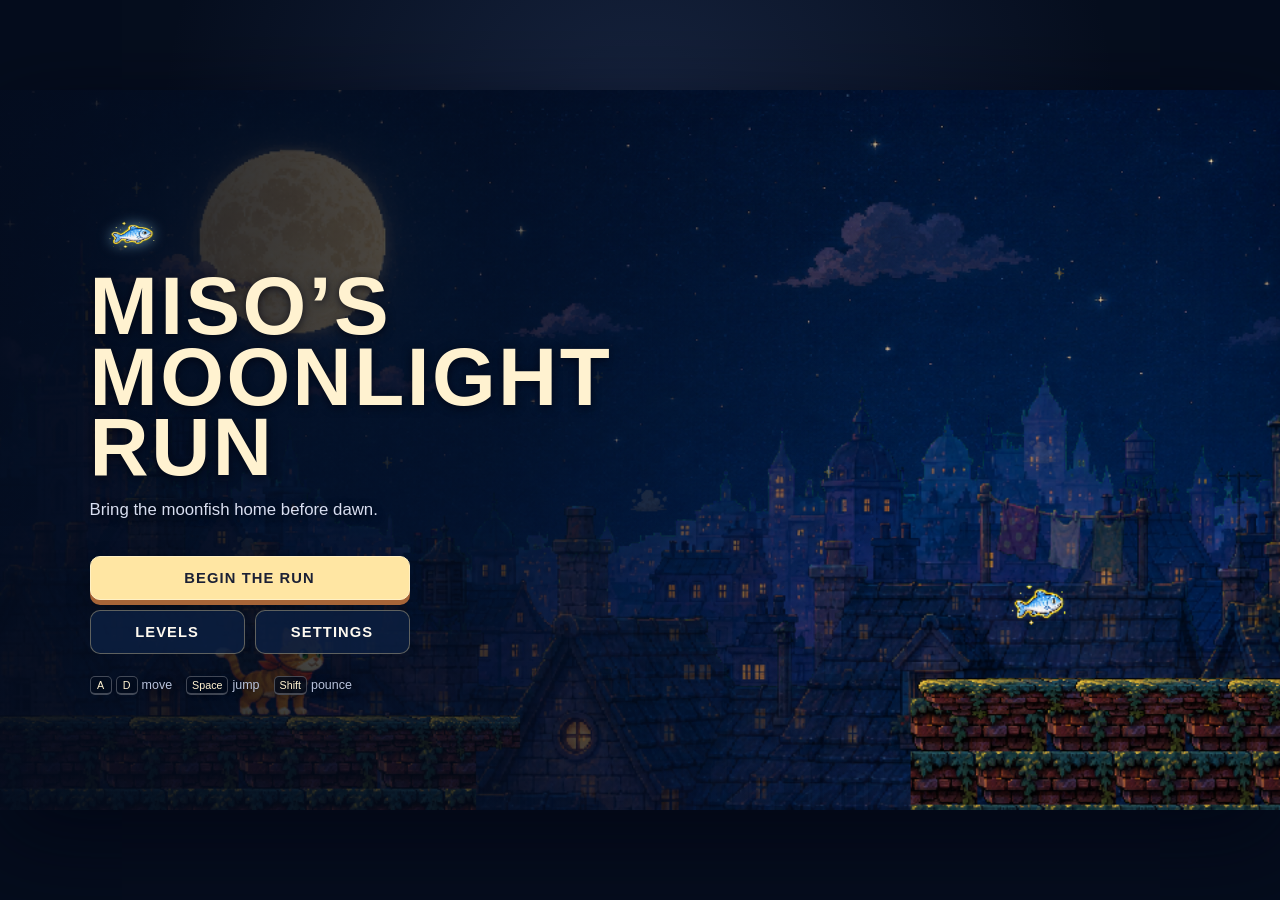
<file: experiments/cat/archive/2026-07/preview.html>
<!doctype html>
<html lang="en">
  <head>
    <meta charset="UTF-8" />
    <meta name="viewport" content="width=device-width, initial-scale=1, viewport-fit=cover" />
    <meta name="theme-color" content="#071832" />
    <meta
      name="description"
      content="A cozy moonlit platformer starring Miso the cat across three hand-painted city districts."
    />
    <title>Miso’s Moonlight Run</title>
    <link rel="stylesheet" href="style.css" />
<link rel="icon" href="../../../../assets/favicon.svg" />
<link rel="stylesheet" href="../../modern-preview.css" />
</head>
  <body>
    <main id="app" class="app">
      <section id="game-shell" class="game-shell" aria-label="Miso’s Moonlight Run game">
        <canvas
          id="game-canvas"
          width="960"
          height="540"
          tabindex="0"
          aria-label="Moonlit city platforming game. Move with A and D or the arrow keys, jump with Space, and pounce with Shift."
        >
          Your browser needs Canvas support to play Miso’s Moonlight Run.
        </canvas>

        <div id="hud" class="hud" aria-hidden="true">
          <div class="hud__left">
            <div id="health-display" class="hud__health" aria-label="3 of 3 hearts remaining"></div>
            <div id="fish-display" class="hud__collectible" aria-label="0 of 5 moonfish collected">
              <span class="hud__fish-icon" aria-hidden="true"></span>
              <strong id="fish-count">0 / 5</strong>
            </div>
            <span id="yarn-status" class="hud__yarn">Yarn hidden</span>
          </div>
          <strong id="level-name" class="hud__title">Rooftop Ramble</strong>
          <div class="hud__right">
            <time id="time-display" class="hud__time">00:00</time>
            <button id="pause-button" class="icon-button" type="button" aria-label="Pause game">Pause</button>
          </div>
          <div class="desktop-play-hint" aria-hidden="true">
            <span><kbd>←</kbd><kbd>→</kbd> Move</span>
            <span><kbd>Space</kbd> Jump</span>
            <span><kbd>Shift</kbd> Pounce</span>
          </div>
        </div>

        <div id="toast" class="toast" role="status" aria-live="polite" aria-atomic="true"></div>

        <section
          id="loading-screen"
          class="screen is-active"
          role="status"
          aria-live="polite"
          aria-atomic="true"
          aria-label="Loading game"
          aria-hidden="false"
          tabindex="-1"
        >
          <div class="loading-mark" aria-hidden="true"></div>
          <p>Chasing moonbeams…</p>
        </section>

        <section id="title-screen" class="screen screen--title" aria-labelledby="game-title" aria-hidden="true">
          <div class="title-card">
            <div class="brand-mark" aria-hidden="true"></div>
            <h1 id="game-title">Miso’s<br />Moonlight Run</h1>
            <p>Bring the moonfish home before dawn.</p>
            <div class="title-actions">
              <button id="start-game" class="button button--primary" type="button">Begin the run</button>
              <div class="button-row">
                <button id="open-levels" class="button button--quiet" type="button">Levels</button>
                <button id="open-settings" class="button button--quiet" type="button">Settings</button>
              </div>
            </div>
            <p class="title-controls">
              <span><kbd>A</kbd><kbd>D</kbd> move</span>
              <span><kbd>Space</kbd> jump</span>
              <span><kbd>Shift</kbd> pounce</span>
            </p>
          </div>
        </section>

        <section
          id="level-screen"
          class="screen"
          role="dialog"
          aria-modal="true"
          aria-labelledby="level-heading"
          aria-describedby="level-description"
          aria-hidden="true"
        >
          <div class="panel panel--wide" tabindex="-1">
            <header class="panel__header">
              <div>
                <h2 id="level-heading">Choose a district</h2>
                <p id="level-description">Each district has its own skyline, weather, and platform set.</p>
              </div>
              <button id="close-levels" class="close-button" type="button" aria-label="Back to title">Back</button>
            </header>
            <div id="level-list" class="level-list"></div>
          </div>
        </section>

        <section
          id="settings-screen"
          class="screen"
          role="dialog"
          aria-modal="true"
          aria-labelledby="settings-heading"
          aria-describedby="settings-description"
          aria-hidden="true"
        >
          <div class="panel" tabindex="-1">
            <header class="panel__header">
              <div>
                <h2 id="settings-heading">A quieter night</h2>
                <p id="settings-description">Tune the moonlight run to your comfort.</p>
              </div>
              <button id="close-settings" class="close-button" type="button" aria-label="Back to title">Back</button>
            </header>
            <div class="settings-list">
              <button id="mute-toggle" class="setting-row" type="button" aria-pressed="false">
                <span><strong>Audio</strong><small>Music and tiny cat sounds</small></span>
                <span class="setting-state" data-setting-label>Sound on</span>
              </button>
              <button id="motion-toggle" class="setting-row" type="button" aria-pressed="false">
                <span><strong>Motion</strong><small>Softer camera and fewer particles</small></span>
                <span class="setting-state" data-setting-label>Full motion</span>
              </button>
              <button
                id="shake-toggle"
                class="setting-row"
                type="button"
                aria-pressed="true"
                aria-describedby="shake-description"
              >
                <span><strong>Camera shake</strong><small id="shake-description">A little impact on pounces and bumps</small></span>
                <span class="setting-state" data-setting-label>Screen shake on</span>
              </button>
            </div>
          </div>
        </section>

        <section
          id="pause-screen"
          class="screen"
          role="dialog"
          aria-modal="true"
          aria-labelledby="pause-heading"
          aria-describedby="pause-description"
          aria-hidden="true"
        >
          <div class="panel panel--compact" tabindex="-1">
            <h2 id="pause-heading">Catnap</h2>
            <p id="pause-description">The moon will wait.</p>
            <div class="stacked-actions">
              <button id="resume-game" class="button button--primary" type="button">Keep running</button>
              <button id="restart-game" class="button button--quiet" type="button">Restart level</button>
              <button id="quit-game" class="button button--text" type="button">Return to title</button>
            </div>
          </div>
        </section>

        <section
          id="complete-screen"
          class="screen"
          role="dialog"
          aria-modal="true"
          aria-labelledby="complete-title"
          aria-describedby="complete-subtitle"
          aria-hidden="true"
        >
          <div class="panel panel--result" tabindex="-1">
            <div class="result-star" aria-hidden="true"></div>
            <h2 id="complete-title">Rooftop cleared!</h2>
            <p id="complete-subtitle">The attic glows a little brighter.</p>
            <ul id="complete-stats" class="result-stats"></ul>
            <div class="stacked-actions">
              <button id="next-level" class="button button--primary" type="button">Next district</button>
              <button id="complete-levels" class="button button--quiet" type="button">Choose a district</button>
              <button id="replay-level" class="button button--quiet" type="button">Run it again</button>
              <button id="complete-title-action" class="button button--text" type="button">Return to title</button>
            </div>
          </div>
        </section>

        <section
          id="gameover-screen"
          class="screen"
          role="dialog"
          aria-modal="true"
          aria-labelledby="gameover-heading"
          aria-describedby="gameover-description"
          aria-hidden="true"
        >
          <div class="panel panel--compact" tabindex="-1">
            <div class="sleepy-mark" aria-hidden="true"></div>
            <h2 id="gameover-heading">Out of whiskers</h2>
            <p id="gameover-description">Miso only needs a tiny breather.</p>
            <div class="stacked-actions">
              <button id="gameover-retry" class="button button--primary" type="button">Try again</button>
              <button id="gameover-quit" class="button button--text" type="button">Return to title</button>
            </div>
          </div>
        </section>

        <div class="touch-controls" role="group" aria-label="Gameplay controls" aria-hidden="true">
          <div class="touch-controls__move" role="group" aria-label="Movement controls">
            <button type="button" data-action="left" aria-label="Move left" aria-keyshortcuts="ArrowLeft A">Left</button>
            <button type="button" data-action="right" aria-label="Move right" aria-keyshortcuts="ArrowRight D">Right</button>
          </div>
          <div class="touch-controls__action" role="group" aria-label="Action controls">
            <button type="button" data-action="dash" aria-label="Pounce" aria-keyshortcuts="Shift X">
              <span class="pounce-icon" aria-hidden="true"></span>
            </button>
            <button type="button" data-action="jump" aria-label="Jump" aria-keyshortcuts="Space ArrowUp W">
              <span class="jump-icon" aria-hidden="true"></span>
            </button>
          </div>
        </div>
      </section>
      <p class="rotate-note">For the roomiest districts, turn your device sideways.</p>
    </main>

    <script type="module" src="js/main.js"></script>
  <script src="../../modern-bridge.js"></script>
</body>
</html>
</file>
<file: assets/site.css>
@font-face {
  font-family: Inter;
  src: url("inter-latin.woff2") format("woff2");
  font-style: normal;
  font-weight: 100 900;
  font-display: swap;
}
:root {
  color-scheme: dark;
  --bg: #101b22;
  --text: #f3f2eb;
  --muted: #a5b8b2;
  --accent: #d9f578;
  --line: #3a4f54;
  --surface: #15272c;
  --font: Inter, Arial, sans-serif;
  --mono: "SFMono-Regular", Consolas, "Liberation Mono", monospace;
}
* {
  box-sizing: border-box;
}
html {
  scroll-behavior: smooth;
  scroll-padding-top: 24px;
}
body {
  margin: 0;
  background: var(--bg);
  color: var(--text);
  font-family: var(--font);
  font-size: 16px;
  line-height: 1.6;
}
a {
  color: inherit;
  text-decoration: none;
}
button {
  font: inherit;
  cursor: pointer;
}
button:disabled {
  cursor: default;
  opacity: 0.45;
}
button,
a {
  -webkit-tap-highlight-color: transparent;
}
a:focus-visible,
button:focus-visible {
  outline: 3px solid var(--accent);
  outline-offset: 5px;
}
::selection {
  background: var(--accent);
  color: var(--bg);
}
[hidden] {
  display: none !important;
}
.wrap {
  width: min(1200px, calc(100% - 96px));
  margin-inline: auto;
}
.mono {
  font-family: var(--mono);
  font-size: 12px;
  letter-spacing: 0.015em;
  color: var(--muted);
}
.icon-definitions {
  position: absolute;
  width: 0;
  height: 0;
  overflow: hidden;
}
.icon {
  width: 21px;
  height: 21px;
  fill: none;
  stroke: currentColor;
  stroke-width: 1.6;
  stroke-linecap: round;
  stroke-linejoin: round;
  flex-shrink: 0;
}
.skip-link {
  position: fixed;
  top: 10px;
  left: 10px;
  transform: translateY(-180%);
  z-index: 10;
  background: var(--accent);
  color: var(--bg);
  padding: 10px 20px;
}
.skip-link:focus {
  transform: none;
}
.site-header {
  display: flex;
  justify-content: space-between;
  align-items: center;
  gap: 24px;
  padding-block: 16px;
  border-bottom: 1px solid var(--line);
}
.wordmark {
  font-size: 20px;
  letter-spacing: -0.6px;
}
.site-header nav {
  display: flex;
  gap: 34px;
  font-size: 13px;
}
.site-header nav a:hover {
  color: var(--accent);
}
.hero {
  display: grid;
  grid-template-columns: 1.42fr 1fr;
  gap: 55px;
  align-items: center;
  padding-block: 44px 52px;
  border-bottom: 1px solid var(--line);
}
h1,
h2,
h3,
p {
  margin: 0;
}
h1 {
  font-size: clamp(50px, 7.5vw, 90px);
  font-weight: 550;
  letter-spacing: -0.055em;
  line-height: 1.04;
}
h1 span {
  color: var(--accent);
}
.hero-copy {
  max-width: 480px;
  margin-left: auto;
}
.hero-copy > p {
  font-size: 19px;
  line-height: 1.6;
  text-wrap: pretty;
}
.actions {
  display: flex;
  align-items: center;
  gap: 18px;
  flex-wrap: wrap;
  margin-top: 28px;
}
.button {
  display: inline-flex;
  align-items: center;
  justify-content: center;
  gap: 13px;
  border: 1px solid #a6b9b6;
  border-radius: 4px;
  background: transparent;
  color: var(--text);
  padding: 13px 19px;
  font-size: 13px;
  line-height: 1.5;
  transition:
    background 0.18s,
    color 0.18s;
}
.button:hover:not(:disabled) {
  background: #263b40;
}
.button.primary {
  background: var(--accent);
  border-color: var(--accent);
  color: #172016;
  font-weight: 550;
}
.button.primary:hover {
  background: #e4ff99;
}
.button.small {
  font-size: 12px;
  padding: 9px 14px;
}
.text-link {
  color: var(--accent);
  display: inline-flex;
  align-items: center;
  gap: 12px;
  font-size: 15px;
  line-height: 1.5;
  text-underline-offset: 5px;
}
.text-link:hover {
  text-decoration: underline;
}
.text-link .icon {
  transition: transform 0.18s;
}
.text-link:hover .icon {
  transform: translateX(3px);
}
.section-heading {
  display: flex;
  justify-content: space-between;
  gap: 28px;
  align-items: baseline;
  margin-bottom: 32px;
}
.section-heading h2 {
  font-weight: 500;
  font-size: 43px;
  line-height: 1.15;
  letter-spacing: -0.055em;
}
.section-heading > p {
  color: var(--muted);
  font-size: 13px;
}
.work {
  padding-top: 42px;
}
.project {
  display: grid;
  grid-template-columns: 1.35fr 1fr;
  gap: 52px;
  align-items: center;
  padding-block: 28px;
  border-bottom: 1px solid var(--line);
}
.project:first-of-type {
  padding-top: 0;
}
.project:last-of-type {
  border-bottom: 0;
}
.project-image {
  display: block;
  overflow: hidden;
  border: 1px solid #2b4046;
  border-radius: 4px;
  background: #142027;
  aspect-ratio: 1.7;
}
.project-image img {
  display: block;
  width: 100%;
  height: 100%;
  object-fit: cover;
  object-position: left top;
  transition: transform 0.45s;
}
.project-image:hover img {
  transform: scale(1.025);
}
.project-copy h3 {
  font-size: 34px;
  line-height: 1.16;
  letter-spacing: -0.045em;
  font-weight: 550;
  margin: 10px 0 17px;
}
.project-lead {
  font-size: 20px;
  line-height: 1.45;
  text-wrap: pretty;
}
.project-detail {
  font-size: 14px;
  line-height: 1.7;
  color: var(--muted);
  margin-top: 14px;
}
.tech {
  border-top: 1px solid var(--line);
  margin-top: 22px;
  padding-top: 18px;
  margin-bottom: 23px;
  line-height: 1.7;
}
.experiment-band {
  margin-top: 65px;
  padding-block: 68px;
  background: #122128;
  border-block: 1px solid var(--line);
}
.experiment-heading {
  display: grid;
  grid-template-columns: 1.3fr 1fr;
  gap: 65px;
  align-items: center;
  margin-bottom: 32px;
}
.section-label {
  margin-bottom: 20px;
  text-transform: uppercase;
  letter-spacing: 0.08em;
}
.experiment-heading h2 {
  font-size: clamp(36px, 4.5vw, 60px);
  line-height: 1.07;
  letter-spacing: -0.055em;
  font-weight: 500;
}
.experiment-heading > p {
  border-left: 1px solid var(--line);
  padding-left: 42px;
  font-size: 19px;
  line-height: 1.6;
}
.comparison {
  border: 1px solid #526b6c;
  background: #17292d;
  padding: 16px;
  border-radius: 6px;
}
.comparison-toolbar {
  display: flex;
  justify-content: space-between;
  gap: 20px;
  align-items: center;
  margin-bottom: 16px;
}
.build-tabs {
  display: flex;
  border: 1px solid #536b6c;
  border-radius: 4px;
  overflow: hidden;
}
.build-tabs button {
  background: transparent;
  border: 0;
  color: var(--text);
  padding: 11px 18px;
  font-family: var(--mono);
  font-size: 13px;
  min-height: 47px;
}
.build-tabs button span {
  color: var(--muted);
  margin-left: 7px;
}
.build-tabs button[aria-selected="true"] {
  background: var(--accent);
  color: #172016;
}
.build-tabs button[aria-selected="true"] span {
  color: #33432b;
}
.build-tabs button:focus-visible {
  outline-offset: -4px;
  outline-color: var(--text);
}
.archive-actions {
  display: flex;
  gap: 9px;
}
.game-stage {
  position: relative;
  overflow: hidden;
  background: #f0f0f0;
  height: 560px;
  width: 100%;
  display: flex;
  align-items: center;
  justify-content: center;
  color: #111;
}
.game-stage > img {
  height: 100%;
  width: 100%;
  object-fit: contain;
}
.game-stage iframe {
  position: absolute;
  top: 0;
  left: 50%;
  border: 0;
  width: 840px;
  height: 560px;
  transform-origin: top left;
  background: #f0f0f0;
}
.game-stage.modern-game {
  background: #050d1d;
}
.game-stage.modern-game iframe {
  left: 0;
  width: 100%;
  height: 100%;
}
.case-study-image {
  display: block;
  width: 100%;
  height: auto;
  border: 1px solid var(--line);
  border-radius: 8px;
  margin-block: 28px 12px;
}
.document .case-study-caption {
  font-size: 12px;
}
.preview-action {
  position: absolute;
  inset: 0;
  display: flex;
  flex-direction: column;
  align-items: center;
  justify-content: center;
  gap: 12px;
  background: transparent;
}
.preview-action > span {
  font-size: 12px;
  color: #273837;
  background: #f3f2eb;
  padding: 4px 10px;
  border-radius: 3px;
}
.preview-action .button {
  box-shadow: 0 2px 14px #101b2230;
  font-size: 15px;
  padding: 15px 28px;
}
.game-footer {
  display: flex;
  justify-content: space-between;
  align-items: center;
  gap: 16px;
  padding: 17px 4px 2px;
  font-size: 13px;
  flex-wrap: wrap;
}
.game-footer p {
  line-height: 1.6;
}
.touch-controls {
  display: flex;
  gap: 8px;
  align-items: center;
  flex-wrap: wrap;
  border-top: 1px solid var(--line);
  margin-top: 16px;
  padding-top: 16px;
}
.touch-controls button {
  background: #20383b;
  border: 1px solid #526b6c;
  border-radius: 4px;
  color: var(--text);
  min-width: 48px;
  min-height: 44px;
  touch-action: none;
  user-select: none;
  font-size: 18px;
}
.touch-controls button[data-key="Space"] {
  padding-inline: 16px;
  font-size: 14px;
}
.touch-controls button:active,
.touch-controls button.held {
  background: var(--accent);
  color: var(--bg);
}
.touch-controls span {
  font-size: 11px;
  color: var(--muted);
  margin-left: auto;
}
.comparison-notes {
  display: grid;
  grid-template-columns: 1fr 1fr;
  margin-top: 34px;
  gap: 40px;
}
.comparison-notes article + article {
  border-left: 1px solid var(--line);
  padding-left: 40px;
}
.comparison-notes h3 {
  font-size: 28px;
  font-weight: 500;
  letter-spacing: -0.035em;
  margin: 8px 0 12px;
}
.comparison-notes article > p:not(.mono) {
  font-size: 15px;
}
.comparison-notes .limitation {
  color: var(--muted);
  margin-top: 12px;
}
.small-link {
  font-size: 13px;
  margin-top: 17px;
}
.archive-note {
  font-size: 12px;
  color: var(--muted);
  border-top: 1px solid var(--line);
  padding-top: 23px;
  margin-top: 32px;
  line-height: 1.8;
  max-width: 100%;
}
.archive-note a {
  text-decoration: underline;
  text-underline-offset: 3px;
}
.no-script {
  padding: 16px;
}
.no-script a {
  text-decoration: underline;
}
.more-work {
  padding-top: 72px;
}
.project-row {
  display: grid;
  grid-template-columns: 35px 1.2fr 1.1fr 150px;
  gap: 25px;
  align-items: start;
  padding: 32px 0;
  border-top: 1px solid var(--line);
}
.project-row h3 {
  font-size: 25px;
  line-height: 1.25;
  font-weight: 500;
  letter-spacing: -0.035em;
}
.project-row > div > p:first-child {
  font-size: 14px;
}
.project-row .mono {
  margin-top: 12px;
  font-size: 11px;
}
.project-row > .project-number {
  margin-top: 4px;
  font-size: 15px;
}
.project-row .text-link {
  font-size: 13px;
  margin-top: 5px;
  justify-self: end;
}
.contact {
  display: flex;
  justify-content: space-between;
  gap: 35px;
  align-items: flex-end;
  padding-block: 82px 40px;
}
.contact h2 {
  font-size: clamp(35px, 4.1vw, 57px);
  font-weight: 500;
  line-height: 1.12;
  letter-spacing: -0.055em;
}
.contact .actions {
  gap: 32px;
  margin-bottom: 8px;
}
.site-footer {
  display: flex;
  justify-content: space-between;
  gap: 20px;
  padding-block: 26px 40px;
  border-top: 1px solid var(--line);
  font-size: 13px;
}
.document {
  max-width: 820px;
  padding-block: 60px;
}
.document h1 {
  font-size: 48px;
  margin-bottom: 30px;
}
.document h2 {
  font-size: 26px;
  margin-block: 30px 14px;
}
.document p,
.document li {
  color: var(--muted);
  margin-block: 12px;
}
.document a {
  color: var(--accent);
  text-decoration: underline;
}
.document code {
  font-size: 13px;
  overflow-wrap: anywhere;
}
@media (min-width: 1500px) {
  .hero {
    padding-block: 90px;
  }
  h1 {
    font-size: 88px;
  }
}
@media (max-width: 1050px) {
  .wrap {
    width: calc(100% - 64px);
  }
  .hero {
    gap: 35px;
  }
  .hero-copy > p {
    font-size: 17px;
  }
  .hero .actions {
    gap: 12px;
  }
  .hero .button {
    padding: 11px 14px;
    font-size: 12px;
  }
  .project {
    gap: 32px;
  }
  .project-copy h3 {
    font-size: 32px;
  }
  .project-lead {
    font-size: 18px;
  }
  .project-detail {
    font-size: 13px;
  }
  .project-row {
    grid-template-columns: 25px 1fr 1.1fr;
    gap: 20px;
  }
  .project-row > .text-link {
    grid-column: 3;
    justify-self: start;
    margin-top: -10px;
  }
  .comparison-toolbar {
    flex-wrap: wrap;
  }
  .experiment-heading {
    gap: 35px;
  }
  .experiment-heading > p {
    font-size: 16px;
    padding-left: 28px;
  }
  .contact {
    flex-wrap: wrap;
  }
  .section-heading > p {
    max-width: 330px;
    text-align: right;
  }
}
@media (max-width: 700px) {
  html {
    scroll-padding-top: 16px;
  }
  .wrap {
    width: calc(100% - 40px);
  }
  .site-header {
    align-items: flex-start;
    flex-direction: column;
    gap: 16px;
    padding-block: 20px;
  }
  .wordmark {
    font-size: 20px;
  }
  .site-header nav {
    width: 100%;
    justify-content: space-between;
    gap: 13px;
    font-size: 12px;
  }
  .hero {
    grid-template-columns: 1fr;
    gap: 28px;
    padding-block: 44px;
  }
  h1 {
    font-size: clamp(45px, 10.8vw, 72px);
    letter-spacing: -0.06em;
  }
  .hero-copy {
    margin: 0;
    max-width: 520px;
  }
  .hero-copy > p {
    font-size: 16px;
  }
  .hero .actions {
    margin-top: 23px;
  }
  .hero .button {
    font-size: 12px;
    padding: 12px 14px;
  }
  .section-heading {
    flex-direction: column;
    gap: 10px;
    margin-bottom: 27px;
  }
  .section-heading h2 {
    font-size: 34px;
  }
  .section-heading > p {
    text-align: left;
    max-width: none;
    font-size: 12px;
  }
  .work {
    padding-top: 34px;
  }
  .project {
    grid-template-columns: 1fr;
    gap: 22px;
    padding-block: 30px;
  }
  .project-image {
    aspect-ratio: 1.65;
  }
  .project-copy h3 {
    font-size: 29px;
    margin-top: 6px;
  }
  .project-lead {
    font-size: 19px;
  }
  .project-detail {
    font-size: 14px;
  }
  .tech {
    margin-block: 18px;
    padding-top: 15px;
  }
  .experiment-band {
    margin-top: 30px;
    padding-block: 42px;
  }
  .experiment-heading {
    grid-template-columns: 1fr;
    gap: 22px;
  }
  .experiment-heading h2 {
    font-size: 40px;
  }
  .experiment-heading > p {
    border: 0;
    padding: 0;
    font-size: 16px;
  }
  .section-label {
    font-size: 10px;
  }
  .comparison {
    padding: 10px;
  }
  .comparison-toolbar {
    gap: 12px;
  }
  .build-tabs {
    width: 100%;
  }
  .build-tabs button {
    flex: 1;
    padding: 10px 8px;
    font-size: 12px;
  }
  .build-tabs button span {
    display: block;
    font-size: 10px;
    margin: 2px 0 0;
  }
  .archive-actions {
    width: 100%;
    justify-content: flex-end;
  }
  .button.small {
    font-size: 11px;
    padding: 8px 12px;
  }
  .game-footer {
    padding-top: 12px;
    font-size: 12px;
    gap: 10px;
  }
  .game-footer .mono {
    font-size: 10px;
  }
  .preview-action .button {
    font-size: 13px;
    padding: 12px 18px;
  }
  .preview-action > span {
    font-size: 10px;
  }
  .touch-controls {
    gap: 6px;
  }
  .touch-controls button {
    min-width: 43px;
  }
  .touch-controls span {
    width: 100%;
    margin-top: 6px;
  }
  .comparison-notes {
    grid-template-columns: 1fr;
    gap: 25px;
  }
  .comparison-notes article + article {
    border-left: 0;
    border-top: 1px solid var(--line);
    padding-left: 0;
    padding-top: 24px;
  }
  .archive-note {
    font-size: 11px;
  }
  .more-work {
    padding-top: 44px;
  }
  .project-row {
    grid-template-columns: 24px 1fr;
    gap: 12px;
    padding-block: 27px;
  }
  .project-row h3 {
    font-size: 23px;
  }
  .project-row > div,
  .project-row > .text-link {
    grid-column: 2;
  }
  .project-row > .text-link {
    margin-top: 3px;
  }
  .project-row .mono {
    line-height: 1.6;
  }
  .contact {
    padding-block: 48px 32px;
    gap: 10px;
  }
  .contact h2 {
    font-size: 36px;
  }
  .site-footer {
    font-size: 11px;
    flex-wrap: wrap;
  }
  .site-footer .mono {
    font-size: 10px;
  }
  .document h1 {
    font-size: 40px;
  }
}
@media (prefers-reduced-motion: reduce) {
  html {
    scroll-behavior: auto;
  }
  *,
  *::before,
  *::after {
    transition: none !important;
    animation: none !important;
  }
}
</file>
<file: experiments/cat/archive/2025-05/style.css>
body {
    margin: 0;
    height: 100vh;
    display: flex;
    justify-content: center;
    align-items: center;
    background-color: #f0f0f0;
    font-family: sans-serif;
  }
  
  #game-area {
    position: relative;
    width: 800px;
    height: 400px;
    background-color: #cceeff;
    overflow: hidden;
    border: 2px solid #333;
  }
  
  #character {
    position: absolute;
    width: 32px;
    height: 32px;
    background-image: url('images/cat_sprite_sheet.png');
    background-repeat: no-repeat;
    background-size: auto;
    bottom: 0;
    left: 100px;
    transition: transform 0.1s;
  }
  
  .flipped {
    transform: scaleX(-1);
  }

  #selector-box {
    position: absolute;
    top: 10px;
    left: 50%;
    transform: translateX(-50%);
    background: white;
    border: 2px solid #333;
    padding: 10px;
    display: flex;
    align-items: center;
    gap: 10px;
    z-index: 10;
  }

  #preview {
    width: 32px;
    height: 32px;
    background-image: url('images/cat_sprite_sheet.png');
    background-repeat: no-repeat;
    background-size: auto;
    border: 0px solid transparent;
  }
  
  #preview.active-left {
    border-color: blue;
  }
  
  #preview.active-right {
    border-color: green;
  }
</file>
<file: experiments/cat/archive/2025-06/style.css>
body {
    margin: 0;
    height: 100vh;
    display: flex;
    justify-content: center;
    align-items: center;
    background-color: #f0f0f0;
    font-family: sans-serif;
  }
  
  #game-area {
    position: relative;
    width: 800px;
    height: 416px;
    background-color: #cceeff;
    overflow: hidden;
    border: 2px solid #333;
  }
  
  #character {
    position: absolute;
    width: 32px;
    height: 32px;
    background-image: url('images/cat_sprite_sheet.png');
    background-repeat: no-repeat;
    background-size: auto;
    bottom: 0;
    left: 100px;
    transition: transform 0.1s;
    display: hidden
  }

  #fish {
    position: absolute;
    width: 32px;
    height: 32px;
    background-image: url('images/fish_sprite.png');
    background-repeat: no-repeat;
    background-size: auto;
    bottom: 0;
    right: 100px;
  }
  
  .flipped {
    transform: scaleX(-1);
  }

  #selector-box {
    position: absolute;
    top: 10px;
    left: 50%;
    transform: translateX(-50%);
    background: white;
    border: 2px solid #333;
    padding: 10px;
    display: flex;
    align-items: center;
    gap: 10px;
    z-index: 10;
  }

  #preview {
    width: 32px;
    height: 32px;
    background-image: url('images/cat_sprite_sheet.png');
    background-repeat: no-repeat;
    background-size: auto;
    border: 0px solid transparent;
  }
  
  #preview.active-left {
    border-color: blue;
  }
  
  #preview.active-right {
    border-color: green;
  }
</file>
<file: experiments/cat/archive/2026-07/style.css>
:root {
  color-scheme: dark;
  --ink-950: #050d1d;
  --ink-900: #071832;
  --ink-850: #0c2041;
  --ink-800: #12294b;
  --slate-500: #65759b;
  --moon: #ffe6a3;
  --moon-strong: #ffc75f;
  --cream: #fff2d0;
  --coral: #ff725f;
  --teal: #75c7bb;
  --white: #fffaf0;
  --shadow: rgba(1, 5, 15, 0.62);
  --border: rgba(255, 230, 163, 0.34);
  --display: "Arial Narrow", "Avenir Next Condensed", "Trebuchet MS", sans-serif;
  --body: "Avenir Next", Avenir, "Segoe UI", sans-serif;
}

* {
  box-sizing: border-box;
}

html {
  min-height: 100%;
  background: var(--ink-950);
}

body {
  min-width: 320px;
  min-height: 100dvh;
  margin: 0;
  overflow: hidden;
  background:
    radial-gradient(circle at 50% 15%, rgba(66, 92, 148, 0.28), transparent 48%),
    var(--ink-950);
  color: var(--white);
  font-family: var(--body);
  -webkit-font-smoothing: antialiased;
  overscroll-behavior: none;
  user-select: none;
}

button,
input {
  font: inherit;
}

button {
  color: inherit;
}

button:focus-visible,
canvas:focus-visible {
  outline: 3px solid var(--moon);
  outline-offset: 3px;
}

.app {
  min-height: 100dvh;
  display: grid;
  place-items: center;
  padding: 0;
}

.game-shell {
  position: relative;
  width: min(100vw, calc(100dvh * 16 / 9));
  aspect-ratio: 16 / 9;
  overflow: hidden;
  border: 0;
  border-radius: 0;
  background: var(--ink-900);
  box-shadow: 0 28px 80px rgba(0, 4, 18, 0.66);
  isolation: isolate;
}

#game-canvas {
  display: block;
  width: 100%;
  height: 100%;
  background: var(--ink-900);
  touch-action: none;
}

.game-shell::after {
  position: absolute;
  inset: 0;
  z-index: 8;
  pointer-events: none;
  content: "";
  border-radius: inherit;
  box-shadow: inset 0 0 70px rgba(0, 5, 20, 0.22);
}

.screen {
  position: absolute;
  inset: 0;
  z-index: 30;
  display: grid;
  place-items: center;
  padding:
    max(clamp(18px, 4vw, 52px), env(safe-area-inset-top))
    max(clamp(18px, 4vw, 52px), env(safe-area-inset-right))
    max(clamp(18px, 4vw, 52px), env(safe-area-inset-bottom))
    max(clamp(18px, 4vw, 52px), env(safe-area-inset-left));
  visibility: hidden;
  opacity: 0;
  pointer-events: none;
  background: rgba(4, 12, 29, 0.52);
  backdrop-filter: blur(5px) saturate(0.92);
  transition: opacity 180ms ease, visibility 180ms ease;
}

.screen.is-active {
  visibility: visible;
  opacity: 1;
  pointer-events: auto;
}

.screen--title {
  justify-items: start;
  background: linear-gradient(90deg, rgba(4, 12, 29, 0.91) 0%, rgba(4, 12, 29, 0.66) 38%, transparent 72%);
  backdrop-filter: none;
}

.title-card {
  width: min(430px, 50%);
  padding-left: clamp(12px, 3vw, 44px);
  text-shadow: 0 2px 10px rgba(0, 3, 13, 0.72);
}

.brand-mark {
  width: 70px;
  height: 54px;
  margin-bottom: 12px;
  background-image: url("assets/sprites/world-atlas.png");
  background-position: 0 33.333%;
  background-repeat: no-repeat;
  background-size: 400% 400%;
  filter: drop-shadow(0 0 7px rgba(148, 211, 245, 0.65));
}

h1,
h2,
p {
  margin-top: 0;
}

h1,
h2 {
  font-family: var(--display);
  font-stretch: condensed;
  letter-spacing: 0.03em;
}

h1 {
  max-width: 9ch;
  margin-bottom: 14px;
  color: var(--cream);
  font-size: clamp(2.4rem, 6.4vw, 5.4rem);
  font-weight: 900;
  line-height: 0.86;
  text-transform: uppercase;
}

h2 {
  margin-bottom: 8px;
  color: var(--cream);
  font-size: clamp(1.7rem, 3.5vw, 3rem);
  line-height: 1;
}

.title-card > p:not(.title-controls),
.panel__header p,
.panel > p {
  color: #d8def0;
  font-size: clamp(0.85rem, 1.4vw, 1.05rem);
  line-height: 1.5;
}

.title-actions,
.stacked-actions {
  display: grid;
  gap: 10px;
}

.title-actions {
  width: min(320px, 100%);
  margin-top: clamp(18px, 3.5vw, 34px);
}

.button-row {
  display: grid;
  grid-template-columns: 1fr 1fr;
  gap: 10px;
}

.button {
  min-height: 44px;
  border: 1px solid transparent;
  border-radius: 10px;
  padding: 10px 18px;
  cursor: pointer;
  font-size: clamp(0.76rem, 1.3vw, 0.92rem);
  font-weight: 800;
  letter-spacing: 0.075em;
  text-transform: uppercase;
  transition: transform 120ms ease, background-color 120ms ease, border-color 120ms ease;
}

.button:hover:not(:disabled) {
  transform: translateY(-2px);
}

.button:active:not(:disabled) {
  transform: translateY(1px);
}

.button--primary {
  border-color: #fff0c4;
  background: var(--moon);
  color: #1b2035;
  box-shadow: 0 5px 0 #a76538, 0 10px 24px rgba(0, 0, 0, 0.28);
}

.button--quiet {
  border-color: var(--border);
  background: rgba(12, 32, 65, 0.84);
}

.button--text {
  background: transparent;
  color: #bec8e0;
}

.button:disabled {
  cursor: default;
  opacity: 0.45;
}

.title-controls {
  display: flex;
  flex-wrap: wrap;
  gap: 8px 14px;
  margin: 22px 0 0;
  color: #b9c3dc;
  font-size: clamp(0.63rem, 1.05vw, 0.78rem);
}

.title-controls span {
  display: inline-flex;
  align-items: center;
  gap: 4px;
}

kbd {
  min-width: 22px;
  border: 1px solid rgba(255, 255, 255, 0.26);
  border-bottom-width: 2px;
  border-radius: 5px;
  padding: 2px 5px;
  background: rgba(4, 13, 31, 0.8);
  color: var(--cream);
  font-family: inherit;
  font-size: 0.86em;
  text-align: center;
}

.panel {
  width: min(540px, 90%);
  max-height: 88%;
  overflow: auto;
  border: 1px solid var(--border);
  border-radius: 18px;
  padding: clamp(22px, 4vw, 38px);
  background: rgba(7, 24, 50, 0.94);
  box-shadow: 0 22px 64px var(--shadow), inset 0 1px 0 rgba(255, 255, 255, 0.06);
}

.panel--wide {
  width: min(820px, 94%);
}

.panel--compact,
.panel--result {
  width: min(430px, 88%);
  text-align: center;
}

.panel--result {
  max-height: none;
  overflow: visible;
  padding: clamp(18px, 3vw, 30px);
}

#complete-screen {
  overflow-y: auto;
  align-items: safe center;
}

.panel--result .stacked-actions {
  grid-template-columns: repeat(2, minmax(0, 1fr));
}

#next-level[hidden] + #complete-levels {
  grid-column: 1 / -1;
}

.panel__header {
  display: flex;
  align-items: flex-start;
  justify-content: space-between;
  gap: 24px;
  margin-bottom: 20px;
}

.panel__header p {
  margin-bottom: 0;
}

.close-button {
  flex: 0 0 auto;
  min-width: 44px;
  height: 44px;
  border: 1px solid var(--border);
  border-radius: 999px;
  padding: 0 13px;
  background: rgba(255, 255, 255, 0.04);
  cursor: pointer;
  color: var(--cream);
  font-size: 0.7rem;
  font-weight: 800;
  letter-spacing: 0.06em;
  line-height: 1;
  text-transform: uppercase;
}

.level-list,
.settings-list {
  display: grid;
  gap: 10px;
}

.level-card,
.setting-row {
  width: 100%;
  border: 1px solid rgba(255, 230, 163, 0.18);
  border-radius: 12px;
  background: rgba(20, 45, 82, 0.72);
  cursor: pointer;
  text-align: left;
  transition: background-color 120ms ease, border-color 120ms ease, transform 120ms ease;
}

.level-card:hover:not([aria-disabled="true"]),
.setting-row:hover {
  border-color: var(--moon);
  background: rgba(29, 58, 99, 0.92);
  transform: translateX(3px);
}

.level-card {
  display: grid;
  grid-template-columns: auto 104px minmax(0, 1fr) auto;
  align-items: center;
  gap: 16px;
  min-height: 86px;
  padding: 10px 16px;
}

.level-card[aria-disabled="true"] {
  cursor: not-allowed;
  background: rgba(17, 38, 70, 0.78);
}

.level-card[aria-disabled="true"] .level-card__preview {
  filter: saturate(0.42);
  opacity: 0.7;
}

.level-card[aria-disabled="true"] .level-card__copy strong {
  color: #f7e9c7;
}

.level-card[aria-disabled="true"] .level-card__copy small {
  overflow: visible;
  color: #c6d0e4;
  text-overflow: clip;
  white-space: normal;
}

.level-card__number {
  color: var(--moon-strong);
  font-family: var(--display);
  font-size: 1.35rem;
  font-weight: 900;
}

.level-card__preview {
  width: 104px;
  aspect-ratio: 16 / 9;
  overflow: hidden;
  border: 1px solid rgba(255, 239, 201, 0.2);
  border-radius: 8px;
  background-position: center;
  background-size: cover;
  box-shadow: inset 0 0 18px rgba(2, 7, 18, 0.3);
}

.level-card[data-theme="rooftop"] .level-card__preview {
  background-image: url("assets/ui/rooftop-preview.webp");
}

.level-card[data-theme="laundry"] .level-card__preview {
  background-image: url("assets/ui/laundry-preview.webp");
}

.level-card[data-theme="market"] .level-card__preview {
  background-image: url("assets/ui/market-preview.webp");
}

.level-card__copy {
  display: grid;
  gap: 2px;
}

.level-card__copy strong,
.setting-row strong {
  color: var(--cream);
  font-size: 0.96rem;
}

.level-card__copy small,
.setting-row small {
  overflow: hidden;
  color: #aebbd7;
  font-size: 0.75rem;
  line-height: 1.35;
  text-overflow: ellipsis;
  white-space: nowrap;
}

.level-card__record {
  color: var(--teal);
  font-size: 0.72rem;
  font-weight: 800;
  text-transform: uppercase;
}

.setting-row {
  display: flex;
  align-items: center;
  justify-content: space-between;
  gap: 16px;
  min-height: 68px;
  padding: 12px 16px;
}

.setting-row > span:first-child {
  display: grid;
  gap: 3px;
}

.setting-state {
  flex: 0 0 auto;
  border-radius: 999px;
  padding: 6px 10px;
  background: rgba(117, 199, 187, 0.12);
  color: var(--teal);
  font-size: 0.7rem;
  font-weight: 800;
  text-transform: uppercase;
}

.setting-row[data-overridden="true"] .setting-state {
  background: rgba(255, 230, 163, 0.1);
  color: var(--moon);
}

.hud {
  position: absolute;
  inset: 0;
  z-index: 15;
  display: grid;
  grid-template-columns: 1fr auto 1fr;
  align-items: start;
  gap: 14px;
  padding:
    max(clamp(12px, 2.4vw, 24px), env(safe-area-inset-top))
    max(clamp(12px, 2.4vw, 24px), env(safe-area-inset-right))
    max(clamp(12px, 2.4vw, 24px), env(safe-area-inset-bottom))
    max(clamp(12px, 2.4vw, 24px), env(safe-area-inset-left));
  visibility: hidden;
  opacity: 0;
  pointer-events: none;
  text-shadow: 0 2px 6px rgba(0, 4, 17, 0.9);
  transition: opacity 160ms ease;
}

.hud.is-active {
  visibility: visible;
  opacity: 1;
}

.hud__left,
.hud__right {
  display: flex;
  align-items: center;
  gap: 10px;
}

.hud__left {
  flex-wrap: wrap;
}

.hud__right {
  justify-self: end;
  pointer-events: auto;
}

.hud__health {
  display: flex;
  gap: 4px;
}

.hud-heart {
  width: clamp(38px, 4.4vw, 50px);
  height: clamp(38px, 4.4vw, 50px);
  margin-right: -8px;
  background-image: url("assets/sprites/world-atlas.png");
  background-position: 66.667% 33.333%;
  background-repeat: no-repeat;
  background-size: 400% 400%;
  filter: drop-shadow(0 2px 2px rgba(74, 16, 28, 0.5));
}

.hud-heart.is-empty {
  filter: grayscale(1) opacity(0.3);
}

.hud__collectible {
  display: flex;
  align-items: center;
  gap: 6px;
  color: var(--cream);
  font-size: clamp(0.78rem, 1.7vw, 1.05rem);
}

.hud__fish-icon {
  display: inline-block;
  width: clamp(25px, 3.5vw, 34px);
  height: clamp(25px, 3.5vw, 34px);
  background-image: url("assets/sprites/world-atlas.png");
  background-position: 0 33.333%;
  background-repeat: no-repeat;
  background-size: 400% 400%;
  filter: drop-shadow(0 0 5px rgba(148, 211, 245, 0.85));
}

.hud__yarn {
  border-left: 1px solid rgba(255, 255, 255, 0.22);
  padding-left: 10px;
  color: #aebbd7;
  font-size: clamp(0.56rem, 1.1vw, 0.72rem);
  font-weight: 700;
  text-transform: uppercase;
}

.hud__yarn.is-found {
  color: var(--moon-strong);
}

.hud__title {
  justify-self: center;
  padding-top: 5px;
  color: var(--cream);
  font-family: var(--display);
  font-size: clamp(0.72rem, 2.1vw, 1.2rem);
  letter-spacing: 0.1em;
  text-transform: uppercase;
}

.hud__time {
  padding-top: 7px;
  color: var(--cream);
  font-family: ui-monospace, SFMono-Regular, Menlo, monospace;
  font-size: clamp(0.7rem, 1.8vw, 1.08rem);
  font-weight: 800;
}

.icon-button {
  min-width: 56px;
  height: clamp(44px, 5vw, 48px);
  border: 1px solid rgba(255, 230, 163, 0.45);
  border-radius: 11px;
  padding: 0 10px;
  background: rgba(5, 18, 42, 0.66);
  cursor: pointer;
  color: var(--cream);
  font-size: clamp(0.58rem, 1vw, 0.7rem);
  font-weight: 800;
  letter-spacing: 0.06em;
  text-transform: uppercase;
}

.desktop-play-hint {
  position: absolute;
  left: clamp(14px, 2.4vw, 28px);
  bottom: clamp(14px, 2.4vw, 28px);
  display: flex;
  gap: 16px;
  align-items: center;
  border: 1px solid rgba(255, 230, 163, 0.22);
  border-radius: 10px;
  padding: 8px 10px;
  background: rgba(5, 18, 42, 0.56);
  color: #d1d9e9;
  font-size: clamp(0.58rem, 0.9vw, 0.72rem);
  font-weight: 700;
  text-transform: uppercase;
}

.desktop-play-hint span {
  display: inline-flex;
  align-items: center;
  gap: 4px;
}

.toast {
  position: absolute;
  left: 50%;
  bottom: 13%;
  z-index: 45;
  max-width: min(84%, 520px);
  border: 1px solid var(--border);
  border-radius: 999px;
  padding: 9px 16px;
  background: rgba(6, 21, 46, 0.92);
  box-shadow: 0 10px 28px rgba(0, 4, 16, 0.4);
  color: var(--cream);
  font-size: clamp(0.68rem, 1.4vw, 0.88rem);
  font-weight: 700;
  text-align: center;
  opacity: 0;
  pointer-events: none;
  transform: translate(-50%, 10px);
  transition: opacity 160ms ease, transform 160ms ease;
}

.toast.is-active {
  opacity: 1;
  transform: translate(-50%, 0);
}

.result-star {
  width: 74px;
  height: 74px;
  margin: 0 auto 8px;
  background-image: url("assets/sprites/world-atlas.png");
  background-position: 66.667% 100%;
  background-repeat: no-repeat;
  background-size: 400% 400%;
  filter: drop-shadow(0 0 12px rgba(255, 211, 111, 0.6));
}

.sleepy-mark {
  width: 92px;
  height: 78px;
  margin: 0 auto 8px;
  background-image: url("assets/ui/miso-hurt.png");
  background-position: center;
  background-repeat: no-repeat;
  background-size: contain;
}

.result-stats {
  display: grid;
  gap: 1px;
  margin: 18px 0;
  padding: 0;
  overflow: hidden;
  border: 1px solid rgba(255, 255, 255, 0.08);
  border-radius: 10px;
  list-style: none;
  background: rgba(255, 255, 255, 0.07);
}

.result-stats li {
  display: flex;
  justify-content: space-between;
  gap: 20px;
  padding: 9px 12px;
  background: rgba(7, 24, 50, 0.9);
  font-size: 0.8rem;
}

.result-stats span { color: #adb9d3; }
.result-stats strong { color: var(--cream); }

.loading-mark {
  width: 68px;
  height: 52px;
  background-image: url("assets/sprites/world-atlas.png");
  background-position: 0 33.333%;
  background-repeat: no-repeat;
  background-size: 400% 400%;
  filter: drop-shadow(0 0 8px rgba(148, 211, 245, 0.8));
  animation: moonfish-load 800ms ease-in-out infinite alternate;
}

.screen#loading-screen {
  display: flex;
  flex-direction: column;
  gap: 14px;
  background: var(--ink-900);
}

.screen#loading-screen p {
  margin: 0;
  color: #bdc9e2;
  font-size: 0.82rem;
  font-weight: 700;
  letter-spacing: 0.08em;
  text-transform: uppercase;
}

.loading-error {
  display: grid;
  gap: 10px;
  max-width: 420px;
  text-align: center;
}

.loading-error button {
  justify-self: center;
  border: 0;
  border-radius: 8px;
  padding: 9px 16px;
  background: var(--moon);
  color: var(--ink-900);
  cursor: pointer;
  font-weight: 800;
}

.touch-controls {
  position: absolute;
  inset: auto 0 0;
  z-index: 20;
  display: none;
  justify-content: space-between;
  padding:
    max(14px, env(safe-area-inset-top))
    max(14px, env(safe-area-inset-right))
    max(14px, env(safe-area-inset-bottom))
    max(14px, env(safe-area-inset-left));
  pointer-events: none;
}

.touch-controls > div {
  display: flex;
  gap: 9px;
}

.touch-controls button {
  width: clamp(50px, 11vw, 68px);
  height: clamp(50px, 11vw, 68px);
  border: 1px solid rgba(255, 238, 194, 0.5);
  border-radius: 50%;
  background: rgba(5, 18, 42, 0.65);
  box-shadow: inset 0 1px 0 rgba(255, 255, 255, 0.12);
  color: var(--cream);
  font-size: 0.64rem;
  font-weight: 900;
  letter-spacing: 0.04em;
  text-transform: uppercase;
  pointer-events: auto;
  touch-action: none;
}

.touch-controls button:active {
  background: rgba(255, 211, 111, 0.34);
  transform: scale(0.94);
}

.pounce-icon {
  display: inline-block;
  width: 32px;
  height: 30px;
  background-image: url("assets/ui/miso-pounce.png");
  background-position: center;
  background-repeat: no-repeat;
  background-size: contain;
  filter: drop-shadow(0 1px 3px rgba(0, 0, 0, 0.5));
}

.jump-icon {
  display: inline-block;
  width: 32px;
  height: 30px;
  background-image: url("assets/ui/miso-jump.png");
  background-position: center;
  background-repeat: no-repeat;
  background-size: contain;
  filter: drop-shadow(0 1px 3px rgba(0, 0, 0, 0.5));
}

.rotate-note {
  display: none;
}

@keyframes moonfish-load {
  from { transform: translateY(5px); opacity: 0.45; }
  to { transform: translateY(-3px); opacity: 1; }
}

@media (pointer: coarse), (max-width: 760px) {
  .touch-controls {
    display: flex;
  }

  .game-shell:has(.screen.is-active) .touch-controls {
    display: none;
  }

  .hud {
    padding:
      max(10px, env(safe-area-inset-top))
      max(12px, env(safe-area-inset-right))
      max(10px, env(safe-area-inset-bottom))
      max(12px, env(safe-area-inset-left));
  }

  .hud__yarn {
    display: none;
  }

  .title-controls {
    display: none;
  }

  .desktop-play-hint {
    display: none;
  }
}

@media (max-width: 640px) {
  .game-shell {
    width: 100vw;
  }

  .title-card {
    width: 56%;
    padding-left: 2px;
  }

  .title-actions {
    gap: 6px;
    margin-top: 12px;
  }

  .button {
    min-height: 44px;
    padding: 7px 12px;
    border-radius: 8px;
  }

  .panel {
    padding: 18px;
  }

  .level-card {
    min-height: 72px;
    grid-template-columns: auto 64px minmax(0, 1fr) auto;
    gap: 10px;
    padding: 8px 10px;
  }

  .level-card__preview {
    width: 64px;
  }

  .level-card__copy small {
    display: -webkit-box;
    overflow: hidden;
    font-size: 0.66rem;
    line-height: 1.25;
    white-space: normal;
    -webkit-box-orient: vertical;
    -webkit-line-clamp: 2;
  }

  .screen {
    padding:
      max(12px, env(safe-area-inset-top))
      max(12px, env(safe-area-inset-right))
      max(12px, env(safe-area-inset-bottom))
      max(12px, env(safe-area-inset-left));
  }
}

@media (orientation: portrait) and (max-width: 640px) {
  body {
    overflow: auto;
  }

  .app {
    align-content: center;
    gap: 16px;
  }

  .game-shell {
    width: 100vw;
  }

  .rotate-note {
    display: block;
    margin: 0 20px;
    color: #9cabc9;
    font-size: 0.76rem;
    text-align: center;
  }

  .screen--title {
    padding:
      max(9px, env(safe-area-inset-top))
      max(12px, env(safe-area-inset-right))
      max(9px, env(safe-area-inset-bottom))
      max(12px, env(safe-area-inset-left));
  }

  .title-card {
    width: 60%;
  }

  .brand-mark,
  .title-card > p:not(.title-controls) {
    display: none;
  }

  h1 {
    margin-bottom: 6px;
    font-size: clamp(1.28rem, 7.2vw, 1.7rem);
    line-height: 0.88;
  }

  .title-actions {
    gap: 4px;
    margin-top: 0;
  }

  .title-actions .button {
    min-height: 44px;
    padding: 6px 8px;
    border-radius: 6px;
    font-size: 0.55rem;
  }

  .title-actions .button--primary {
    box-shadow: 0 3px 0 #a76538, 0 6px 14px rgba(0, 0, 0, 0.24);
  }

  .title-actions .button-row {
    gap: 4px;
  }
}

@media (prefers-reduced-motion: reduce) {
  *,
  *::before,
  *::after {
    scroll-behavior: auto !important;
    animation-duration: 0.01ms !important;
    animation-iteration-count: 1 !important;
    transition-duration: 0.01ms !important;
  }
}

@media (prefers-contrast: more) {
  .panel,
  .button,
  .level-card,
  .setting-row,
  .icon-button {
    border-color: var(--cream);
  }

  .screen {
    background: rgba(2, 8, 19, 0.84);
  }
}
</file>
<file: experiments/cat/modern-preview.css>
/* Keep hidden menus from scrolling the embedded canvas out of its viewport. */
.game-shell {
  overflow: clip;
}
</file>
